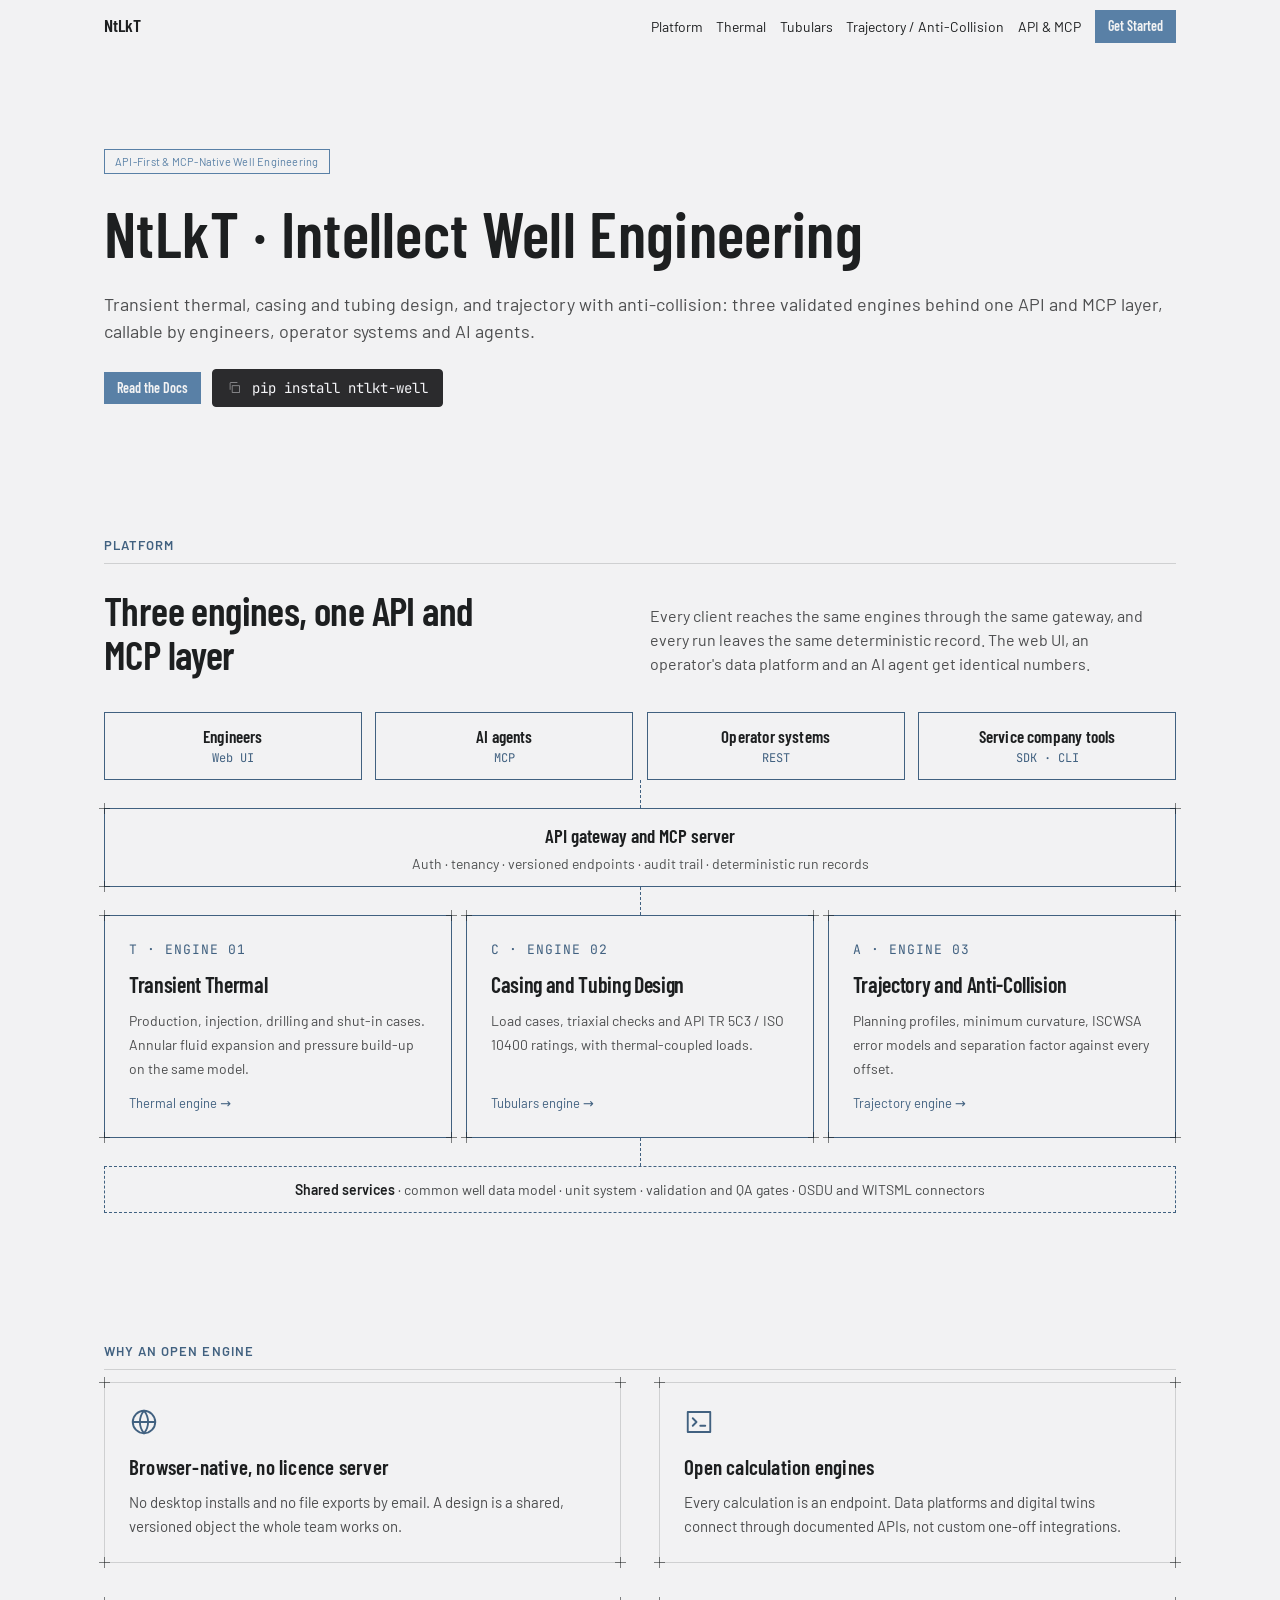
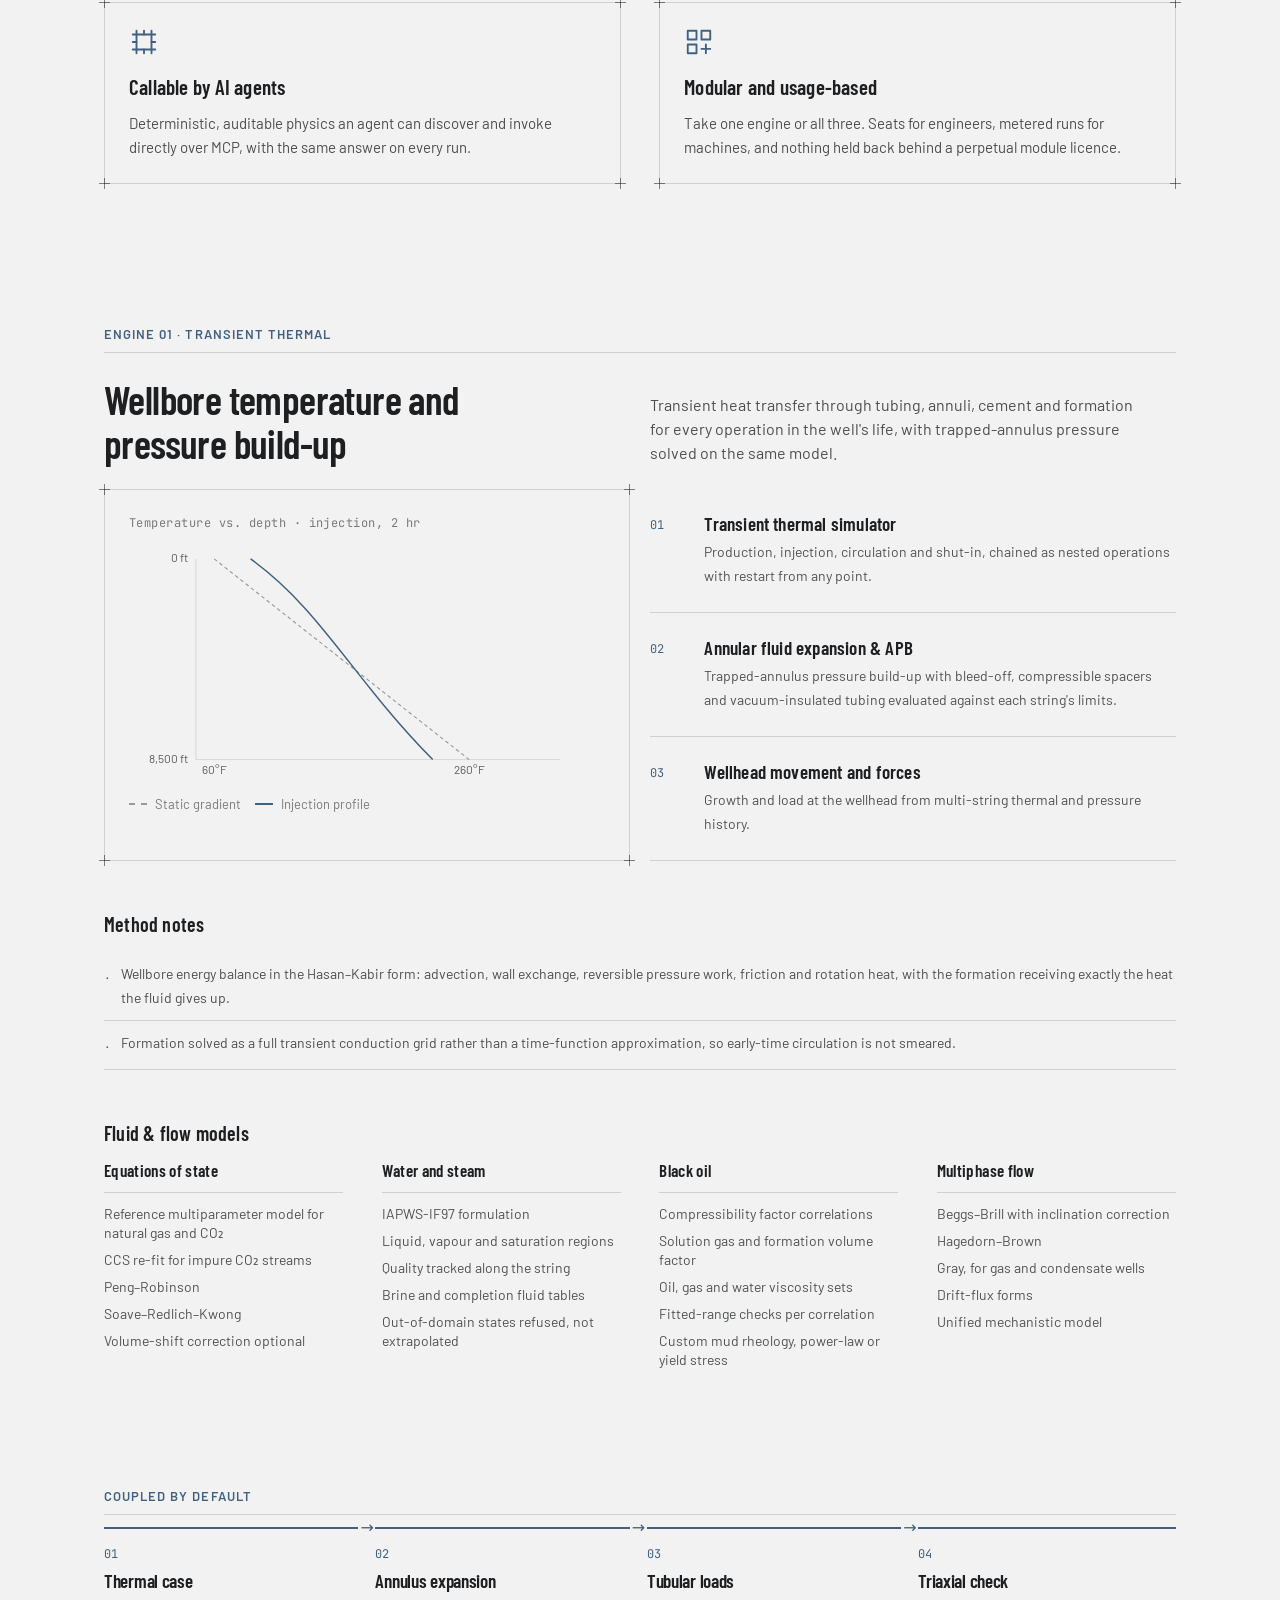
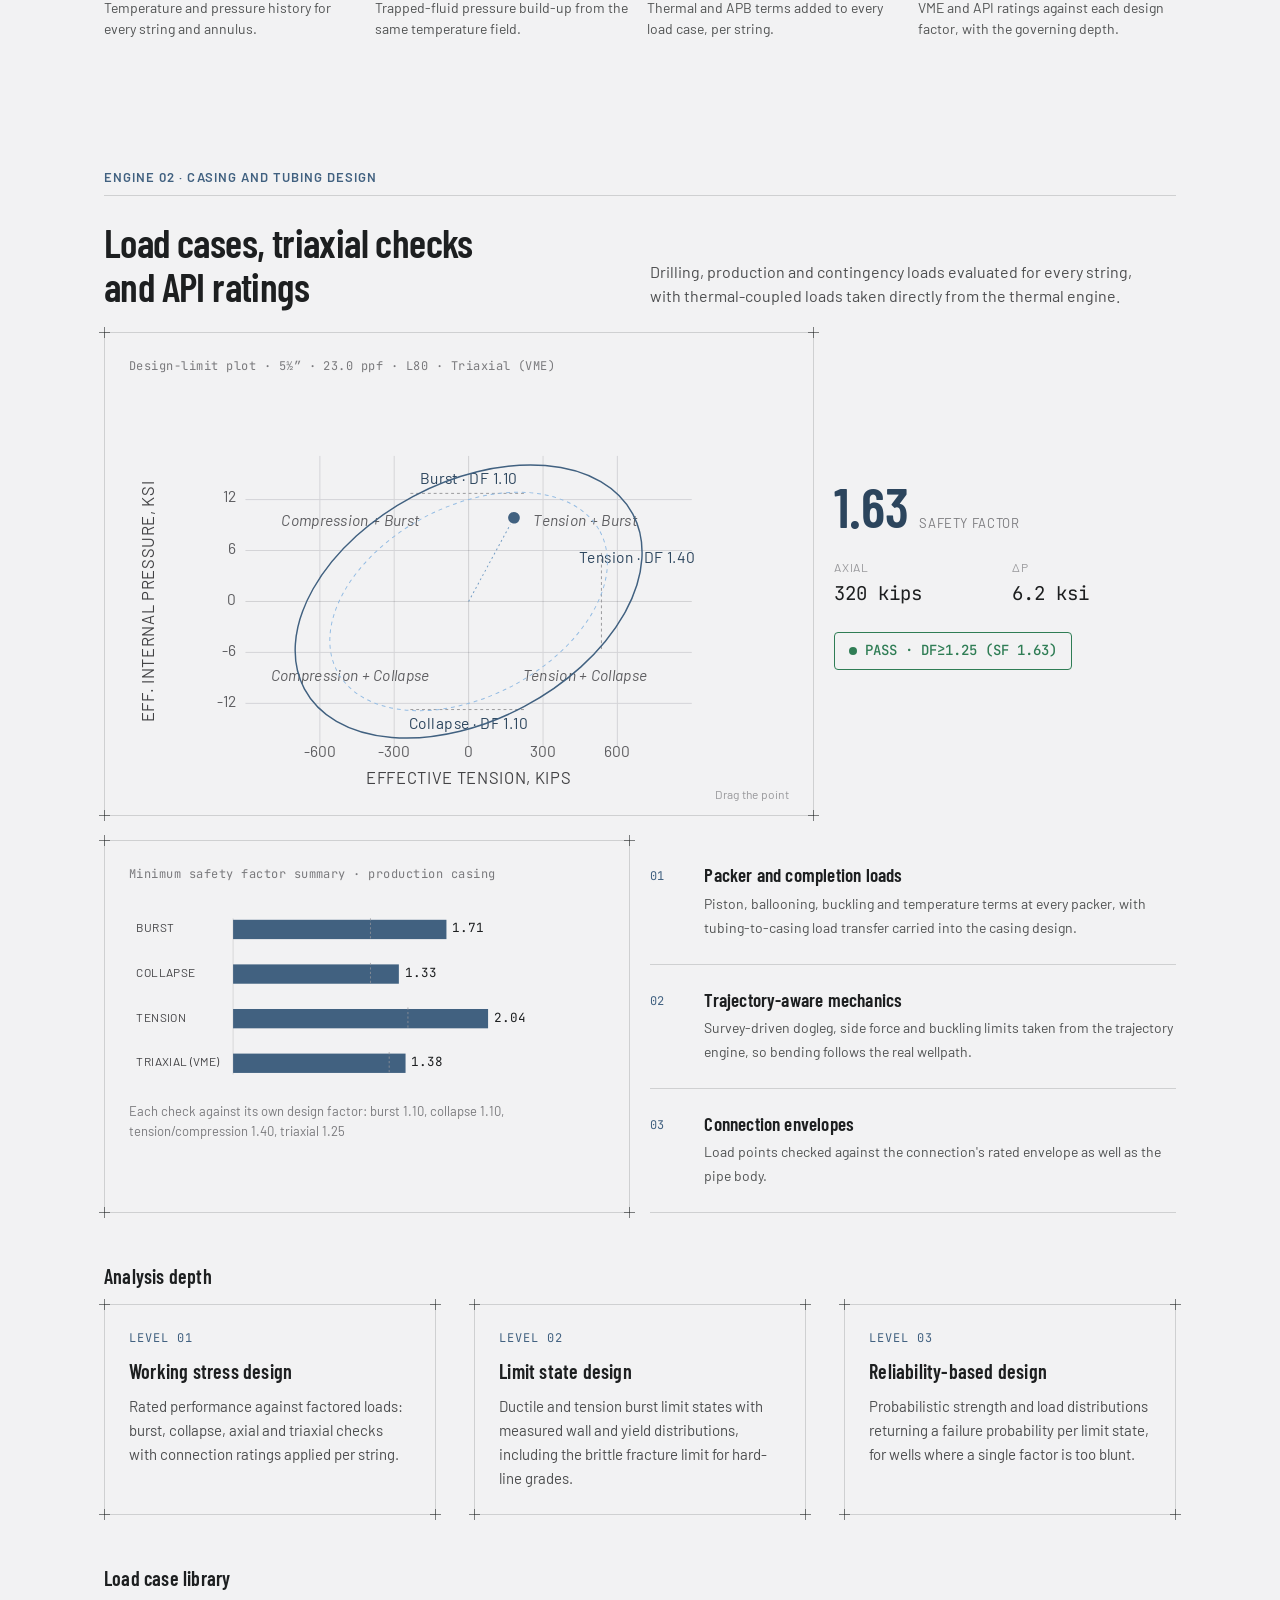
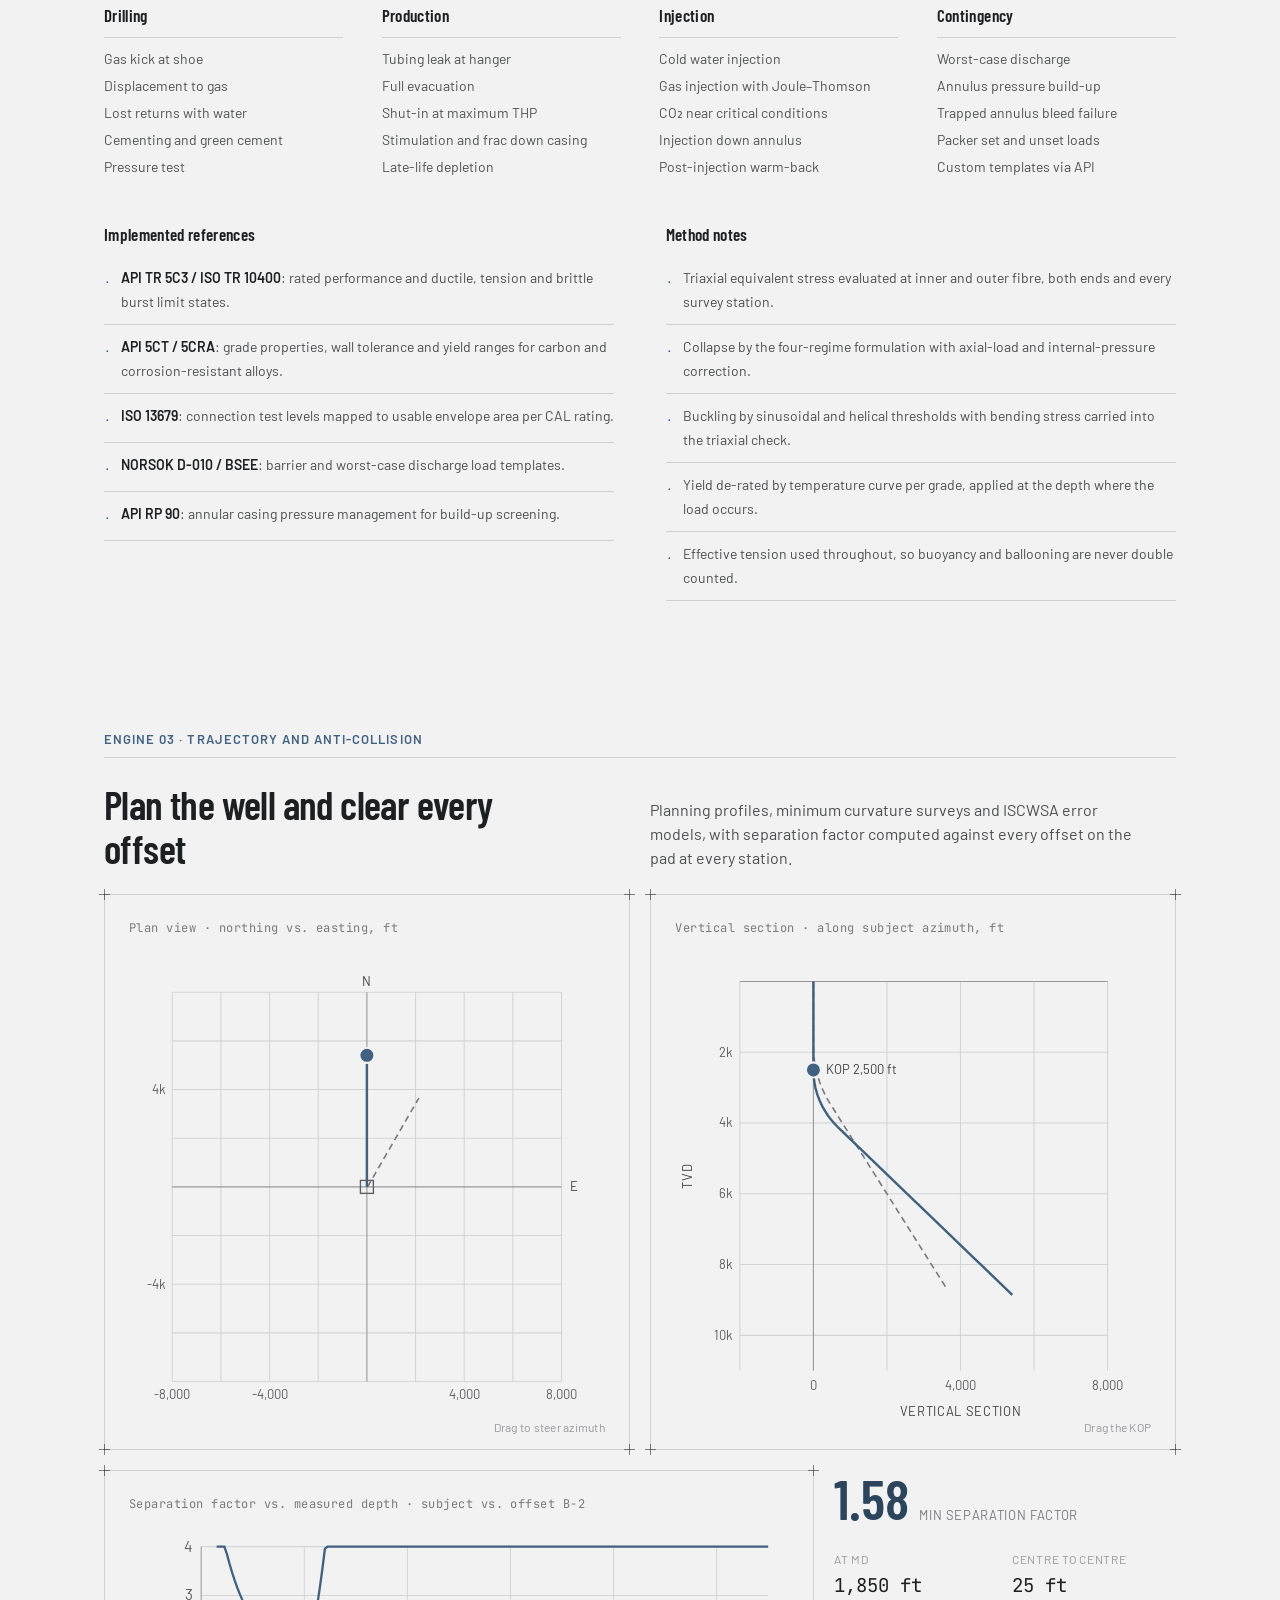
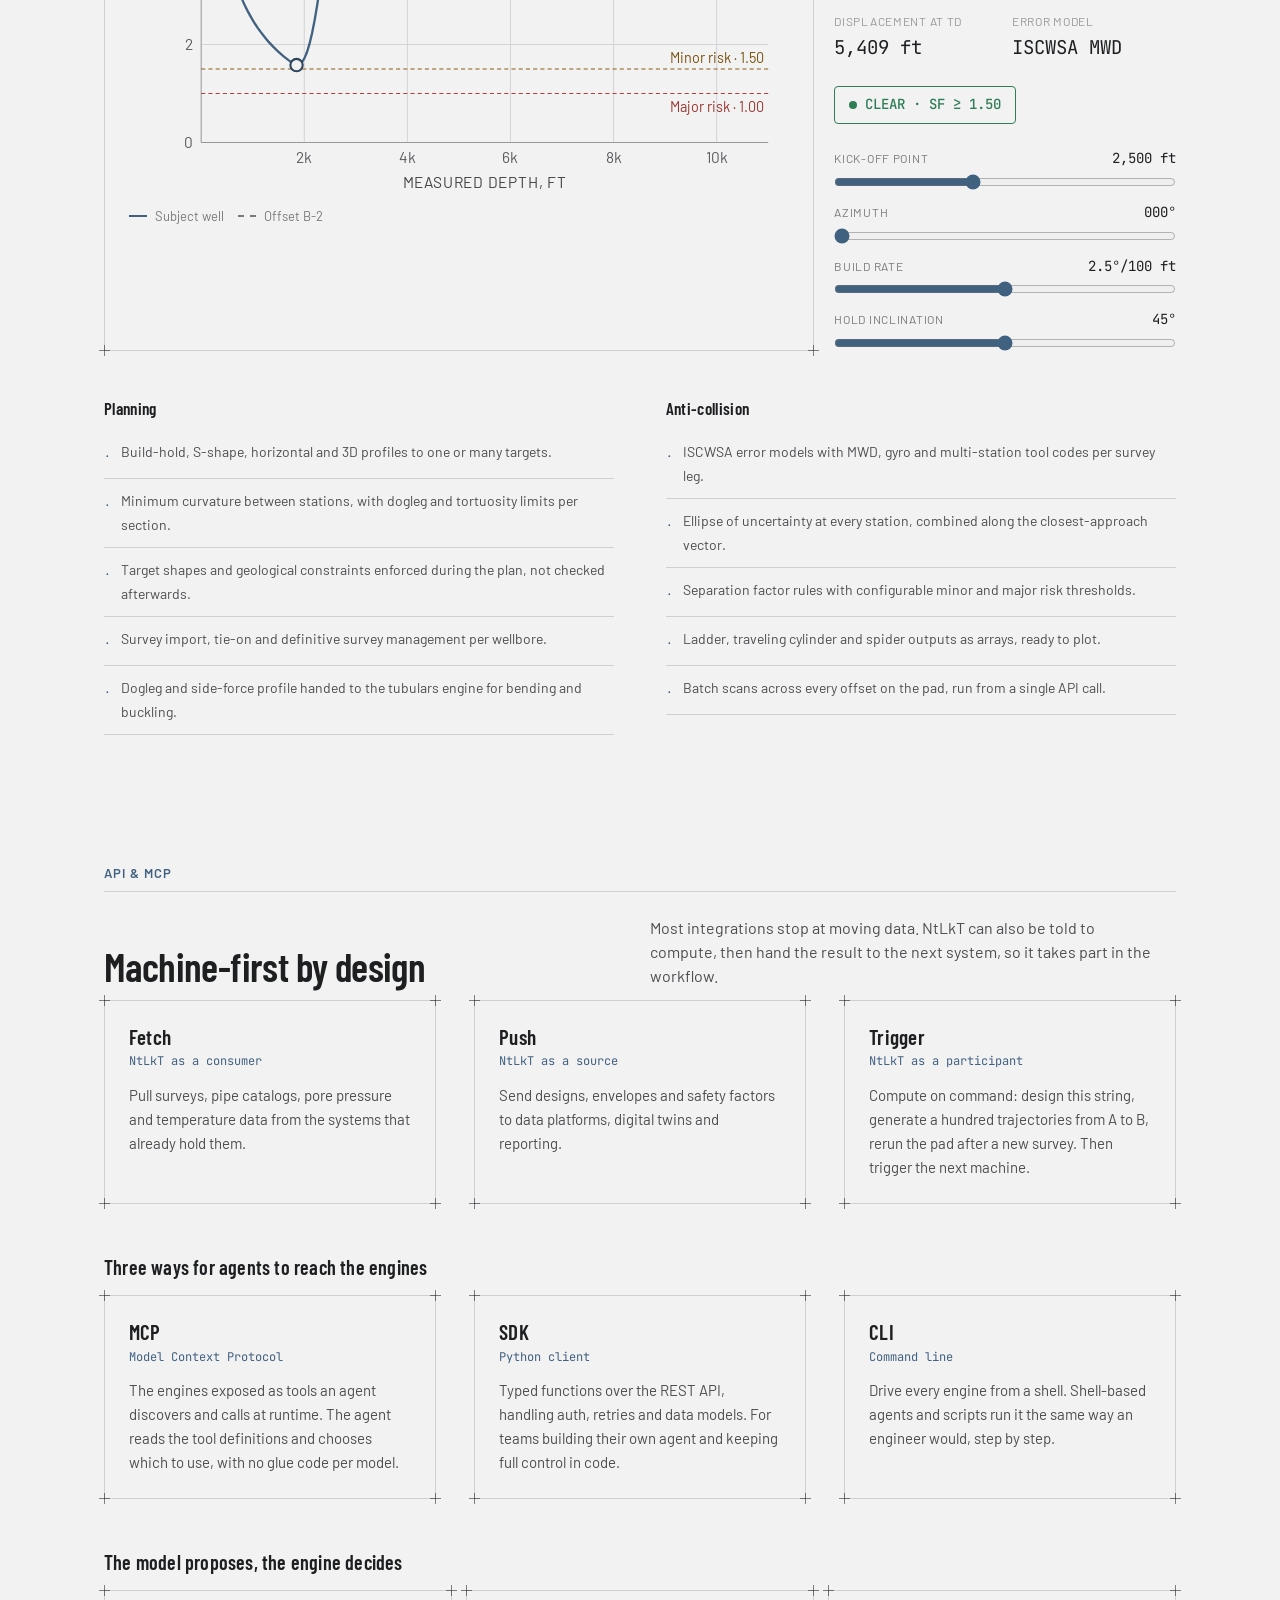
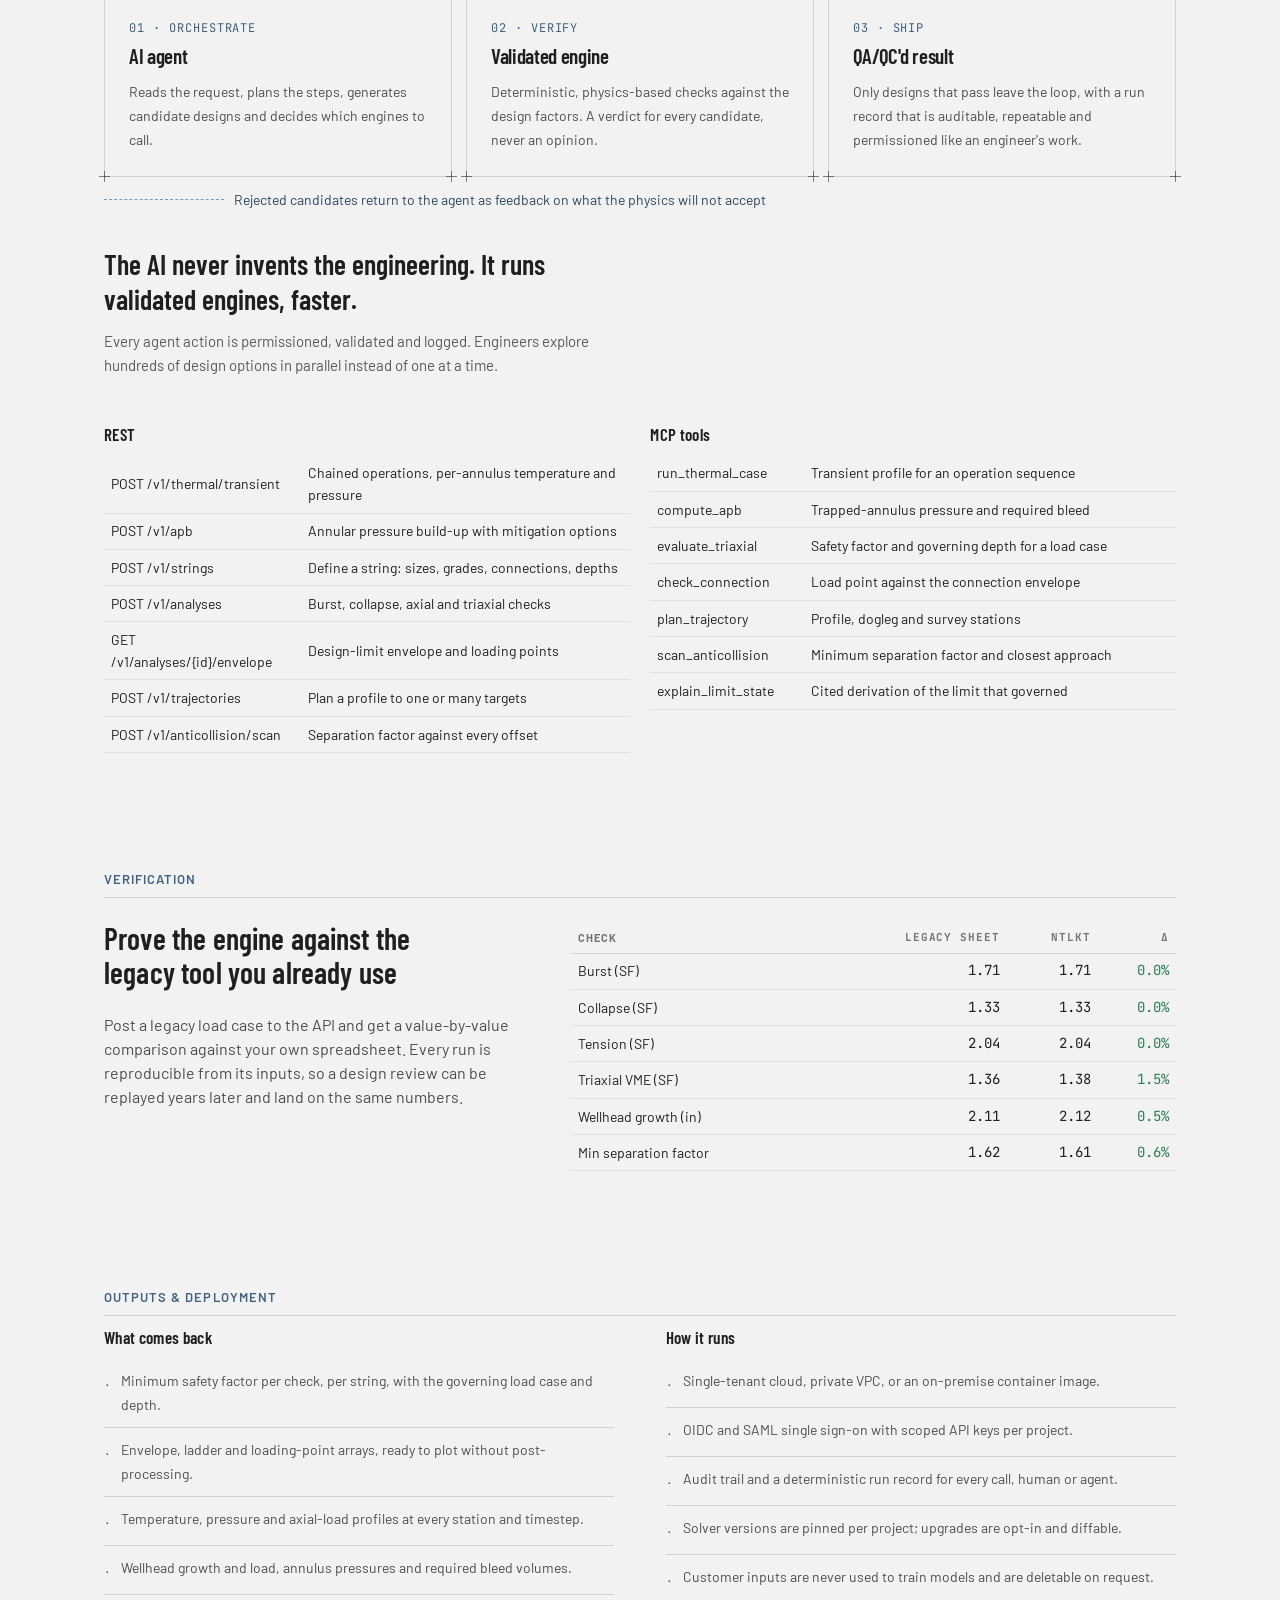
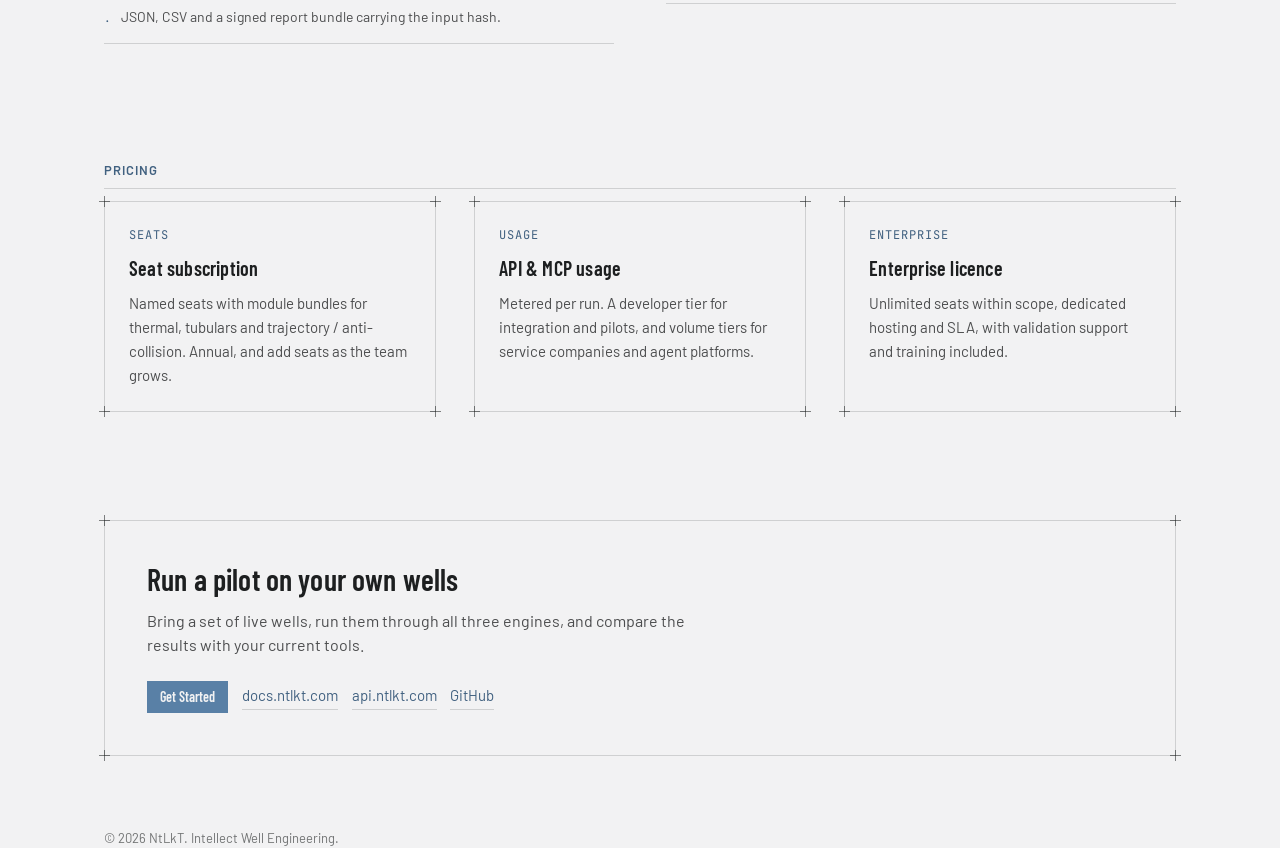
<file: index.html>
<!doctype html>
<html lang="en">
<head>
<meta charset="utf-8">
<meta name="viewport" content="width=device-width, initial-scale=1">
<title>NtLkT · Intellect Well Engineering</title>
<meta name="description" content="Transient thermal, casing and tubing design, and trajectory with anti-collision behind one API and MCP layer.">
<link rel="stylesheet" href="assets/base.css">
<link rel="stylesheet" href="https://fonts.googleapis.com/css2?family=JetBrains+Mono:wght@400;500;600&display=swap">
<link rel="stylesheet" href="assets/ntlkt.css">
</head>
<body>
<nav class="nav">
<span class="nav-brand">NtLkT</span>
<a href="#platform">Platform</a>
<a href="#thermal">Thermal</a>
<a href="#tubulars">Tubulars</a>
<a href="#trajectory">Trajectory / Anti-Collision</a>
<a href="#api">API &amp; MCP</a>
<a class="btn btn-primary" href="mailto:info@ntlkt.com">Get Started</a>
</nav>
<div class="wrap">

<section class="hero" data-screen-label="Hero">
<span class="tag tag-outline eyebrow">API-First &amp; MCP-Native Well Engineering</span>
<h1>NtLkT · Intellect Well Engineering</h1>
<p class="sub">Transient thermal, casing and tubing design, and trajectory with anti-collision: three validated engines behind one API and MCP layer, callable by engineers, operator systems and AI agents.</p>
<div class="row">
<a class="btn btn-primary" href="mailto:info@ntlkt.com">Read the Docs</a>
<button type="button" class="code-chip" id="pipInstall">
<svg viewBox="0 0 24 24" fill="none" stroke="currentColor" stroke-linecap="round" stroke-linejoin="round"><rect x="9" y="9" width="11" height="11"></rect><path d="M5 15V5a1 1 0 0 1 1-1h10"></path></svg>
<span class="txt">pip install ntlkt-well</span>
</button>
</div>
</section>

<section class="sec" id="platform" data-screen-label="Platform">
<span class="kicker">Platform</span>
<hr class="caption-rule">
<div class="eng-head">
<h2>Three engines, one API and MCP layer</h2>
<p>Every client reaches the same engines through the same gateway, and every run leaves the same deterministic record. The web UI, an operator's data platform and an AI agent get identical numbers.</p>
</div>
<div class="arch">
<div class="arch-row">
<div class="arch-node"><b>Engineers</b><span>Web UI</span></div>
<div class="arch-node"><b>AI agents</b><span>MCP</span></div>
<div class="arch-node"><b>Operator systems</b><span>REST</span></div>
<div class="arch-node"><b>Service company tools</b><span>SDK · CLI</span></div>
</div>
<div class="arch-link"></div>
<div class="arch-bar blueprint">
<i class="corner tl"></i><i class="corner tr"></i><i class="corner bl"></i><i class="corner br"></i>
<b>API gateway and MCP server</b>
<small>Auth · tenancy · versioned endpoints · audit trail · deterministic run records</small>
</div>
<div class="arch-link"></div>
<div class="arch-engines">
<a class="arch-engine blueprint" href="#thermal">
<i class="corner tl"></i><i class="corner tr"></i><i class="corner bl"></i><i class="corner br"></i>
<span class="letter">T · ENGINE 01</span>
<h3>Transient Thermal</h3>
<p>Production, injection, drilling and shut-in cases. Annular fluid expansion and pressure build-up on the same model.</p>
<span class="more">Thermal engine →</span>
</a>
<a class="arch-engine blueprint" href="#tubulars">
<i class="corner tl"></i><i class="corner tr"></i><i class="corner bl"></i><i class="corner br"></i>
<span class="letter">C · ENGINE 02</span>
<h3>Casing and Tubing Design</h3>
<p>Load cases, triaxial checks and API TR 5C3 / ISO 10400 ratings, with thermal-coupled loads.</p>
<span class="more">Tubulars engine →</span>
</a>
<a class="arch-engine blueprint" href="#trajectory">
<i class="corner tl"></i><i class="corner tr"></i><i class="corner bl"></i><i class="corner br"></i>
<span class="letter">A · ENGINE 03</span>
<h3>Trajectory and Anti-Collision</h3>
<p>Planning profiles, minimum curvature, ISCWSA error models and separation factor against every offset.</p>
<span class="more">Trajectory engine →</span>
</a>
</div>
<div class="arch-link"></div>
<div class="arch-shared"><b>Shared services</b> · common well data model · unit system · validation and QA gates · OSDU and WITSML connectors</div>
</div>
</section>

<section class="features" id="why" data-screen-label="Why">
<span class="kicker">Why an Open Engine</span>
<hr class="caption-rule">
<div class="cells">
<div class="cell-frame blueprint">
<i class="corner tl"></i><i class="corner tr"></i><i class="corner bl"></i><i class="corner br"></i>
<svg class="ic" viewBox="0 0 24 24" fill="none" stroke="currentColor" stroke-width="1.5" stroke-linecap="round" stroke-linejoin="round"><circle cx="12" cy="12" r="9"></circle><path d="M3 12h18M12 3a14 14 0 0 1 0 18M12 3a14 14 0 0 0 0 18"></path></svg>
<h2>Browser-native, no licence server</h2>
<p>No desktop installs and no file exports by email. A design is a shared, versioned object the whole team works on.</p>
</div>
<div class="cell-frame blueprint">
<i class="corner tl"></i><i class="corner tr"></i><i class="corner bl"></i><i class="corner br"></i>
<svg class="ic" viewBox="0 0 24 24" fill="none" stroke="currentColor" stroke-width="1.5" stroke-linecap="round" stroke-linejoin="round"><rect x="3" y="4" width="18" height="16"></rect><path d="M7 9l3 3-3 3"></path><path d="M13 15h4"></path></svg>
<h2>Open calculation engines</h2>
<p>Every calculation is an endpoint. Data platforms and digital twins connect through documented APIs, not custom one-off integrations.</p>
</div>
<div class="cell-frame blueprint">
<i class="corner tl"></i><i class="corner tr"></i><i class="corner bl"></i><i class="corner br"></i>
<svg class="ic" viewBox="0 0 24 24" fill="none" stroke="currentColor" stroke-width="1.5" stroke-linecap="round" stroke-linejoin="round"><rect x="6" y="6" width="12" height="12"></rect><path d="M6 3v3M12 3v3M18 3v3M6 18v3M12 18v3M18 18v3M3 6h3M3 12h3M3 18h3M18 6h3M18 12h3M18 18h3"></path></svg>
<h2>Callable by AI agents</h2>
<p>Deterministic, auditable physics an agent can discover and invoke directly over MCP, with the same answer on every run.</p>
</div>
<div class="cell-frame blueprint">
<i class="corner tl"></i><i class="corner tr"></i><i class="corner bl"></i><i class="corner br"></i>
<svg class="ic" viewBox="0 0 24 24" fill="none" stroke="currentColor" stroke-width="1.5" stroke-linecap="round" stroke-linejoin="round"><rect x="3" y="3" width="7" height="7"></rect><rect x="14" y="3" width="7" height="7"></rect><rect x="3" y="14" width="7" height="7"></rect><path d="M14 17.5h7M17.5 14v7"></path></svg>
<h2>Modular and usage-based</h2>
<p>Take one engine or all three. Seats for engineers, metered runs for machines, and nothing held back behind a perpetual module licence.</p>
</div>
</div>
</section>

<section class="sec engine-divider" id="thermal" data-screen-label="Thermal">
<span class="kicker">Engine 01 · Transient Thermal</span>
<hr class="caption-rule">
<div class="eng-head">
<h2>Wellbore temperature and pressure build-up</h2>
<p>Transient heat transfer through tubing, annuli, cement and formation for every operation in the well's life, with trapped-annulus pressure solved on the same model.</p>
</div>
<div class="charts-grid">
<div class="chart-card blueprint">
<i class="corner tl"></i><i class="corner tr"></i><i class="corner bl"></i><i class="corner br"></i>
<div class="chart-head">Temperature vs. depth · injection, 2 hr</div>
<svg viewBox="0 0 640 320" xmlns="http://www.w3.org/2000/svg">
<line class="axis" x1="90" y1="20" x2="90" y2="290"></line>
<line class="axis" x1="90" y1="290" x2="580" y2="290"></line>
<path class="therm-static" d="M114.5,20 L457.5,290"></path>
<path class="therm-dyn" d="M163.5,20 C260,90 300,180 408.5,290"></path>
<text class="axis-label" x="80" y="24" text-anchor="end">0 ft</text>
<text class="axis-label" x="80" y="294" text-anchor="end">8,500 ft</text>
<text class="axis-label" x="114.5" y="310" text-anchor="middle">60°F</text>
<text class="axis-label" x="457.5" y="310" text-anchor="middle">260°F</text>
</svg>
<div class="legend">
<span class="legend-item"><i class="legend-swatch swatch-static"></i>Static gradient</span>
<span class="legend-item"><i class="legend-swatch swatch-dyn"></i>Injection profile</span>
</div>
</div>
<div class="spec-list" style="grid-template-columns:1fr;margin-top:0">
<div class="spec-row"><span class="idx">01</span><div><h3>Transient thermal simulator</h3><p>Production, injection, circulation and shut-in, chained as nested operations with restart from any point.</p></div></div>
<div class="spec-row"><span class="idx">02</span><div><h3>Annular fluid expansion &amp; APB</h3><p>Trapped-annulus pressure build-up with bleed-off, compressible spacers and vacuum-insulated tubing evaluated against each string's limits.</p></div></div>
<div class="spec-row"><span class="idx">03</span><div><h3>Wellhead movement and forces</h3><p>Growth and load at the wellhead from multi-string thermal and pressure history.</p></div></div>
</div>
</div>
<span class="sub-kicker">Method notes</span>
<ul class="bullets">
<li><span class="mk">·</span><span>Wellbore energy balance in the Hasan–Kabir form: advection, wall exchange, reversible pressure work, friction and rotation heat, with the formation receiving exactly the heat the fluid gives up.</span></li>
<li><span class="mk">·</span><span>Formation solved as a full transient conduction grid rather than a time-function approximation, so early-time circulation is not smeared.</span></li>
</ul>
<span class="sub-kicker">Fluid &amp; flow models</span>
<div class="case-cols">
<div class="case-col"><h3>Equations of state</h3><ul><li>Reference multiparameter model for natural gas and CO₂</li><li>CCS re-fit for impure CO₂ streams</li><li>Peng–Robinson</li><li>Soave–Redlich–Kwong</li><li>Volume-shift correction optional</li></ul></div>
<div class="case-col"><h3>Water and steam</h3><ul><li>IAPWS-IF97 formulation</li><li>Liquid, vapour and saturation regions</li><li>Quality tracked along the string</li><li>Brine and completion fluid tables</li><li>Out-of-domain states refused, not extrapolated</li></ul></div>
<div class="case-col"><h3>Black oil</h3><ul><li>Compressibility factor correlations</li><li>Solution gas and formation volume factor</li><li>Oil, gas and water viscosity sets</li><li>Fitted-range checks per correlation</li><li>Custom mud rheology, power-law or yield stress</li></ul></div>
<div class="case-col"><h3>Multiphase flow</h3><ul><li>Beggs–Brill with inclination correction</li><li>Hagedorn–Brown</li><li>Gray, for gas and condensate wells</li><li>Drift-flux forms</li><li>Unified mechanistic model</li></ul></div>
</div>
</section>

<section class="sec" data-screen-label="Coupling">
<span class="kicker">Coupled by Default</span>
<hr class="caption-rule">
<div class="chain">
<div class="chain-step"><span class="n">01</span><h3>Thermal case</h3><p>Temperature and pressure history for every string and annulus.</p></div>
<div class="chain-step"><span class="n">02</span><h3>Annulus expansion</h3><p>Trapped-fluid pressure build-up from the same temperature field.</p></div>
<div class="chain-step"><span class="n">03</span><h3>Tubular loads</h3><p>Thermal and APB terms added to every load case, per string.</p></div>
<div class="chain-step"><span class="n">04</span><h3>Triaxial check</h3><p>VME and API ratings against each design factor, with the governing depth.</p></div>
</div>
</section>

<section class="sec engine-divider" id="tubulars" data-screen-label="Tubulars">
<span class="kicker">Engine 02 · Casing and Tubing Design</span>
<hr class="caption-rule">
<div class="eng-head">
<h2>Load cases, triaxial checks and API ratings</h2>
<p>Drilling, production and contingency loads evaluated for every string, with thermal-coupled loads taken directly from the thermal engine.</p>
</div>
<div class="vme-grid">
<div class="vme-plot blueprint">
<i class="corner tl"></i><i class="corner tr"></i><i class="corner bl"></i><i class="corner br"></i>
<div class="vme-plot-head">Design-limit plot · 5½″ · 23.0 ppf · L80 · Triaxial (VME)</div>
<svg id="vmeSvg" viewBox="0 0 680 420" xmlns="http://www.w3.org/2000/svg">
<line class="grid" x1="196.7" y1="70" x2="196.7" y2="370"></line>
<line class="grid" x1="273.3" y1="70" x2="273.3" y2="370"></line>
<line class="grid" x1="426.7" y1="70" x2="426.7" y2="370"></line>
<line class="grid" x1="503.3" y1="70" x2="503.3" y2="370"></line>
<line class="grid" x1="120" y1="115" x2="580" y2="115"></line>
<line class="grid" x1="120" y1="167.5" x2="580" y2="167.5"></line>
<line class="grid" x1="120" y1="272.5" x2="580" y2="272.5"></line>
<line class="grid" x1="120" y1="325" x2="580" y2="325"></line>
<line class="axis" x1="120" y1="220" x2="580" y2="220"></line>
<line class="axis" x1="350" y1="70" x2="350" y2="370"></line>
<text class="tick-label" x="110" y="118" text-anchor="end">12</text>
<text class="tick-label" x="110" y="171" text-anchor="end">6</text>
<text class="tick-label" x="110" y="224" text-anchor="end">0</text>
<text class="tick-label" x="110" y="276" text-anchor="end">-6</text>
<text class="tick-label" x="110" y="329" text-anchor="end">-12</text>
<text class="tick-label" x="196.7" y="380" text-anchor="middle">-600</text>
<text class="tick-label" x="273.3" y="380" text-anchor="middle">-300</text>
<text class="tick-label" x="350" y="380" text-anchor="middle">0</text>
<text class="tick-label" x="426.7" y="380" text-anchor="middle">300</text>
<text class="tick-label" x="503.3" y="380" text-anchor="middle">600</text>
<text class="axis-title" x="350" y="408" text-anchor="middle">Effective tension, kips</text>
<text class="axis-title" x="26" y="220" text-anchor="middle" transform="rotate(-90 26 220)">Eff. internal pressure, ksi</text>
<text class="quad-label" x="228" y="142" text-anchor="middle">Compression + Burst</text>
<text class="quad-label" x="470" y="142" text-anchor="middle">Tension + Burst</text>
<text class="quad-label" x="228" y="302" text-anchor="middle">Compression + Collapse</text>
<text class="quad-label" x="470" y="302" text-anchor="middle">Tension + Collapse</text>
<line class="dflimit" x1="290" y1="108.6" x2="410" y2="108.6"></line>
<text class="dflabel" x="350" y="99" text-anchor="middle">Burst · DF 1.10</text>
<line class="dflimit" x1="290" y1="331.4" x2="410" y2="331.4"></line>
<text class="dflabel" x="350" y="351" text-anchor="middle">Collapse · DF 1.10</text>
<line class="dflimit" x1="486.9" y1="170" x2="486.9" y2="270"></line>
<text class="dflabel" x="524" y="180" text-anchor="middle">Tension · DF 1.40</text>
<g transform="rotate(-28 350 220)">
<ellipse class="env-inner" cx="350" cy="220" rx="153.4" ry="98"></ellipse>
<ellipse class="env-outer" cx="350" cy="220" rx="191.7" ry="122.5"></ellipse>
<line id="vmeRadial" class="radial" x1="350" y1="220" x2="350" y2="220"></line>
<circle id="vmePoint" class="pt" cx="350" cy="220" r="7"></circle>
</g>
</svg>
<span class="vme-hint">Drag the point</span>
</div>
<div class="vme-readout">
<div class="sf-value"><span id="sfNum">1.62</span><small>Safety factor</small></div>
<dl>
<div><dt>Axial</dt><dd id="axVal">320 kips</dd></div>
<div><dt>ΔP</dt><dd id="dpVal">6.2 ksi</dd></div>
</dl>
<span class="status-badge" id="sfBadge"><span class="dot"></span>PASS · DF≥1.25</span>
</div>
</div>
<div class="charts-grid">
<div class="chart-card blueprint">
<i class="corner tl"></i><i class="corner tr"></i><i class="corner bl"></i><i class="corner br"></i>
<div class="chart-head">Minimum safety factor summary · production casing</div>
<svg viewBox="0 0 640 260" xmlns="http://www.w3.org/2000/svg">
<line class="axis" x1="140" y1="30" x2="140" y2="240"></line>
<text class="cat-label" x="10" y="49">BURST</text>
<rect class="bar-pass" x="140" y="32" width="287" height="26"></rect>
<line class="thresh" x1="324.8" y1="30" x2="324.8" y2="60"></line>
<text class="value-label" x="435" y="49">1.71</text>
<text class="cat-label" x="10" y="109">COLLAPSE</text>
<rect class="bar-pass" x="140" y="92" width="223" height="26"></rect>
<line class="thresh" x1="324.8" y1="90" x2="324.8" y2="120"></line>
<text class="value-label" x="371" y="109">1.33</text>
<text class="cat-label" x="10" y="169">TENSION</text>
<rect class="bar-pass" x="140" y="152" width="343" height="26"></rect>
<line class="thresh" x1="375.2" y1="150" x2="375.2" y2="180"></line>
<text class="value-label" x="491" y="169">2.04</text>
<text class="cat-label" x="10" y="229">TRIAXIAL (VME)</text>
<rect class="bar-pass" x="140" y="212" width="232" height="26"></rect>
<line class="thresh" x1="350" y1="210" x2="350" y2="240"></line>
<text class="value-label" x="380" y="229">1.38</text>
</svg>
<span class="chart-cap">Each check against its own design factor: burst 1.10, collapse 1.10, tension/compression 1.40, triaxial 1.25</span>
</div>
<div class="spec-list" style="grid-template-columns:1fr;margin-top:0">
<div class="spec-row"><span class="idx">01</span><div><h3>Packer and completion loads</h3><p>Piston, ballooning, buckling and temperature terms at every packer, with tubing-to-casing load transfer carried into the casing design.</p></div></div>
<div class="spec-row"><span class="idx">02</span><div><h3>Trajectory-aware mechanics</h3><p>Survey-driven dogleg, side force and buckling limits taken from the trajectory engine, so bending follows the real wellpath.</p></div></div>
<div class="spec-row"><span class="idx">03</span><div><h3>Connection envelopes</h3><p>Load points checked against the connection's rated envelope as well as the pipe body.</p></div></div>
</div>
</div>
<span class="sub-kicker">Analysis depth</span>
<div class="levels-grid">
<div class="level blueprint"><i class="corner tl"></i><i class="corner tr"></i><i class="corner bl"></i><i class="corner br"></i><span class="num">LEVEL 01</span><h3>Working stress design</h3><p>Rated performance against factored loads: burst, collapse, axial and triaxial checks with connection ratings applied per string.</p></div>
<div class="level blueprint"><i class="corner tl"></i><i class="corner tr"></i><i class="corner bl"></i><i class="corner br"></i><span class="num">LEVEL 02</span><h3>Limit state design</h3><p>Ductile and tension burst limit states with measured wall and yield distributions, including the brittle fracture limit for hard-line grades.</p></div>
<div class="level blueprint"><i class="corner tl"></i><i class="corner tr"></i><i class="corner bl"></i><i class="corner br"></i><span class="num">LEVEL 03</span><h3>Reliability-based design</h3><p>Probabilistic strength and load distributions returning a failure probability per limit state, for wells where a single factor is too blunt.</p></div>
</div>
<span class="sub-kicker">Load case library</span>
<div class="case-cols">
<div class="case-col"><h3>Drilling</h3><ul><li>Gas kick at shoe</li><li>Displacement to gas</li><li>Lost returns with water</li><li>Cementing and green cement</li><li>Pressure test</li></ul></div>
<div class="case-col"><h3>Production</h3><ul><li>Tubing leak at hanger</li><li>Full evacuation</li><li>Shut-in at maximum THP</li><li>Stimulation and frac down casing</li><li>Late-life depletion</li></ul></div>
<div class="case-col"><h3>Injection</h3><ul><li>Cold water injection</li><li>Gas injection with Joule–Thomson</li><li>CO₂ near critical conditions</li><li>Injection down annulus</li><li>Post-injection warm-back</li></ul></div>
<div class="case-col"><h3>Contingency</h3><ul><li>Worst-case discharge</li><li>Annulus pressure build-up</li><li>Trapped annulus bleed failure</li><li>Packer set and unset loads</li><li>Custom templates via API</li></ul></div>
</div>
<div class="two-col" style="margin-top:calc(2 * var(--leading))">
<div>
<h3 class="col-head">Implemented references</h3>
<ul class="bullets">
<li><span class="mk">·</span><span><strong>API TR 5C3 / ISO TR 10400</strong>: rated performance and ductile, tension and brittle burst limit states.</span></li>
<li><span class="mk">·</span><span><strong>API 5CT / 5CRA</strong>: grade properties, wall tolerance and yield ranges for carbon and corrosion-resistant alloys.</span></li>
<li><span class="mk">·</span><span><strong>ISO 13679</strong>: connection test levels mapped to usable envelope area per CAL rating.</span></li>
<li><span class="mk">·</span><span><strong>NORSOK D-010 / BSEE</strong>: barrier and worst-case discharge load templates.</span></li>
<li><span class="mk">·</span><span><strong>API RP 90</strong>: annular casing pressure management for build-up screening.</span></li>
</ul>
</div>
<div>
<h3 class="col-head">Method notes</h3>
<ul class="bullets">
<li><span class="mk">·</span><span>Triaxial equivalent stress evaluated at inner and outer fibre, both ends and every survey station.</span></li>
<li><span class="mk">·</span><span>Collapse by the four-regime formulation with axial-load and internal-pressure correction.</span></li>
<li><span class="mk">·</span><span>Buckling by sinusoidal and helical thresholds with bending stress carried into the triaxial check.</span></li>
<li><span class="mk">·</span><span>Yield de-rated by temperature curve per grade, applied at the depth where the load occurs.</span></li>
<li><span class="mk">·</span><span>Effective tension used throughout, so buoyancy and ballooning are never double counted.</span></li>
</ul>
</div>
</div>
</section>

<section class="sec engine-divider" id="trajectory" data-screen-label="Trajectory">
<span class="kicker">Engine 03 · Trajectory and Anti-Collision</span>
<hr class="caption-rule">
<div class="eng-head">
<h2>Plan the well and clear every offset</h2>
<p>Planning profiles, minimum curvature surveys and ISCWSA error models, with separation factor computed against every offset on the pad at every station.</p>
</div>
<div class="traj-grid">
<div class="traj-card blueprint">
<i class="corner tl"></i><i class="corner tr"></i><i class="corner bl"></i><i class="corner br"></i>
<div class="chart-head">Plan view · northing vs. easting, ft</div>
<svg id="planSvg" viewBox="0 0 440 440" xmlns="http://www.w3.org/2000/svg">
<line class="t-grid" x1="40" y1="40" x2="40" y2="400"></line><line class="t-grid" x1="85" y1="40" x2="85" y2="400"></line><line class="t-grid" x1="130" y1="40" x2="130" y2="400"></line><line class="t-grid" x1="175" y1="40" x2="175" y2="400"></line><line class="t-grid" x1="265" y1="40" x2="265" y2="400"></line><line class="t-grid" x1="310" y1="40" x2="310" y2="400"></line><line class="t-grid" x1="355" y1="40" x2="355" y2="400"></line><line class="t-grid" x1="400" y1="40" x2="400" y2="400"></line>
<line class="t-grid" x1="40" y1="40" x2="400" y2="40"></line><line class="t-grid" x1="40" y1="85" x2="400" y2="85"></line><line class="t-grid" x1="40" y1="130" x2="400" y2="130"></line><line class="t-grid" x1="40" y1="175" x2="400" y2="175"></line><line class="t-grid" x1="40" y1="265" x2="400" y2="265"></line><line class="t-grid" x1="40" y1="310" x2="400" y2="310"></line><line class="t-grid" x1="40" y1="355" x2="400" y2="355"></line><line class="t-grid" x1="40" y1="400" x2="400" y2="400"></line>
<line class="t-axis" x1="220" y1="40" x2="220" y2="400"></line><line class="t-axis" x1="40" y1="220" x2="400" y2="220"></line>
<text class="t-tick" x="130" y="416" text-anchor="middle">-4,000</text><text class="t-tick" x="310" y="416" text-anchor="middle">4,000</text><text class="t-tick" x="40" y="416" text-anchor="middle">-8,000</text><text class="t-tick" x="400" y="416" text-anchor="middle">8,000</text>
<text class="t-tick" x="34" y="134" text-anchor="end">4k</text><text class="t-tick" x="34" y="314" text-anchor="end">-4k</text>
<text class="t-title" x="220" y="34" text-anchor="middle">N</text><text class="t-title" x="408" y="224">E</text>
<path id="planOff" class="t-off" d=""></path>
<path id="planSubj" class="t-subj" d=""></path>
<rect class="t-pad" x="214" y="214" width="12" height="12"></rect>
<circle id="planHandle" class="t-handle" cx="220" cy="220" r="7"></circle>
</svg>
<span class="vme-hint">Drag to steer azimuth</span>
</div>
<div class="traj-card blueprint">
<i class="corner tl"></i><i class="corner tr"></i><i class="corner bl"></i><i class="corner br"></i>
<div class="chart-head">Vertical section · along subject azimuth, ft</div>
<svg id="vsSvg" viewBox="0 0 440 440" xmlns="http://www.w3.org/2000/svg">
<line class="t-grid" x1="196" y1="30" x2="196" y2="390"></line><line class="t-grid" x1="264" y1="30" x2="264" y2="390"></line><line class="t-grid" x1="332" y1="30" x2="332" y2="390"></line><line class="t-grid" x1="400" y1="30" x2="400" y2="390"></line><line class="t-grid" x1="60" y1="30" x2="60" y2="390"></line>
<line class="t-grid" x1="60" y1="95.5" x2="400" y2="95.5"></line><line class="t-grid" x1="60" y1="160.9" x2="400" y2="160.9"></line><line class="t-grid" x1="60" y1="226.4" x2="400" y2="226.4"></line><line class="t-grid" x1="60" y1="291.8" x2="400" y2="291.8"></line><line class="t-grid" x1="60" y1="357.3" x2="400" y2="357.3"></line>
<line class="t-axis" x1="60" y1="30" x2="400" y2="30"></line><line class="t-axis" x1="128" y1="30" x2="128" y2="390"></line>
<text class="t-tick" x="54" y="99.5" text-anchor="end">2k</text><text class="t-tick" x="54" y="164.9" text-anchor="end">4k</text><text class="t-tick" x="54" y="230.4" text-anchor="end">6k</text><text class="t-tick" x="54" y="295.8" text-anchor="end">8k</text><text class="t-tick" x="54" y="361.3" text-anchor="end">10k</text>
<text class="t-tick" x="128" y="408" text-anchor="middle">0</text><text class="t-tick" x="264" y="408" text-anchor="middle">4,000</text><text class="t-tick" x="400" y="408" text-anchor="middle">8,000</text>
<text class="t-title" x="264" y="432" text-anchor="middle">Vertical section</text>
<text class="t-title" x="16" y="210" text-anchor="middle" transform="rotate(-90 16 210)">TVD</text>
<path id="vsOff" class="t-off" d=""></path>
<path id="vsSubj" class="t-subj" d=""></path>
<text id="vsKopLbl" class="t-lbl" x="140" y="115">KOP</text>
<circle id="vsHandle" class="t-handle" cx="128" cy="111.8" r="7"></circle>
</svg>
<span class="vme-hint">Drag the KOP</span>
</div>
</div>
<div class="traj-bottom">
<div class="traj-card blueprint">
<i class="corner tl"></i><i class="corner tr"></i><i class="corner bl"></i><i class="corner br"></i>
<div class="chart-head">Separation factor vs. measured depth · subject vs. offset B-2</div>
<svg id="sfSvg" viewBox="0 0 640 260" xmlns="http://www.w3.org/2000/svg">
<line class="t-grid" x1="70" y1="20" x2="620" y2="20"></line><line class="t-grid" x1="70" y1="67.5" x2="620" y2="67.5"></line><line class="t-grid" x1="70" y1="115" x2="620" y2="115"></line>
<line class="t-grid" x1="170" y1="20" x2="170" y2="210"></line><line class="t-grid" x1="270" y1="20" x2="270" y2="210"></line><line class="t-grid" x1="370" y1="20" x2="370" y2="210"></line><line class="t-grid" x1="470" y1="20" x2="470" y2="210"></line><line class="t-grid" x1="570" y1="20" x2="570" y2="210"></line>
<line class="t-axis" x1="70" y1="210" x2="620" y2="210"></line><line class="t-axis" x1="70" y1="20" x2="70" y2="210"></line>
<line class="t-lim minor" x1="70" y1="138.75" x2="620" y2="138.75"></line>
<line class="t-lim major" x1="70" y1="162.5" x2="620" y2="162.5"></line>
<text class="t-limlbl minor" x="616" y="133" text-anchor="end">Minor risk · 1.50</text>
<text class="t-limlbl major" x="616" y="180" text-anchor="end">Major risk · 1.00</text>
<text class="t-tick-lg" x="62" y="25" text-anchor="end">4</text><text class="t-tick-lg" x="62" y="72" text-anchor="end">3</text><text class="t-tick-lg" x="62" y="120" text-anchor="end">2</text><text class="t-tick-lg" x="62" y="215" text-anchor="end">0</text>
<text class="t-tick-lg" x="170" y="230" text-anchor="middle">2k</text><text class="t-tick-lg" x="270" y="230" text-anchor="middle">4k</text><text class="t-tick-lg" x="370" y="230" text-anchor="middle">6k</text><text class="t-tick-lg" x="470" y="230" text-anchor="middle">8k</text><text class="t-tick-lg" x="570" y="230" text-anchor="middle">10k</text>
<text class="t-title-lg" x="345" y="254" text-anchor="middle">Measured depth, ft</text>
<path id="sfLine" class="t-sf" d=""></path>
<circle id="sfMin" class="t-min" cx="0" cy="0" r="6"></circle>
</svg>
<div class="traj-legend">
<span class="legend-item"><i class="legend-swatch swatch-subj"></i>Subject well</span>
<span class="legend-item"><i class="legend-swatch swatch-off"></i>Offset B-2</span>
</div>
</div>
<div class="traj-side">
<div class="sf-value"><span id="tSf">1.58</span><small>Min separation factor</small></div>
<div class="vme-readout" style="padding:0;display:block">
<dl>
<div><dt>At MD</dt><dd id="tMd">1,850 ft</dd></div>
<div><dt>Centre to centre</dt><dd id="tCtc">25 ft</dd></div>
<div><dt>Displacement at TD</dt><dd id="tDisp">0 ft</dd></div>
<div><dt>Error model</dt><dd>ISCWSA MWD</dd></div>
</dl>
</div>
<span class="status-badge" id="tBadge"><span class="dot"></span>CLEAR</span>
<div class="ctls">
<div class="ctl"><label for="kopR">Kick-off point</label><output id="kopO"></output><input id="kopR" type="range" min="500" max="5500" step="50"></div>
<div class="ctl"><label for="azR">Azimuth</label><output id="azO"></output><input id="azR" type="range" min="0" max="359" step="1"></div>
<div class="ctl"><label for="burR">Build rate</label><output id="burO"></output><input id="burR" type="range" min="1" max="4" step="0.5"></div>
<div class="ctl"><label for="incR">Hold inclination</label><output id="incO"></output><input id="incR" type="range" min="15" max="75" step="1"></div>
</div>
</div>
</div>
<div class="two-col" style="margin-top:calc(2 * var(--leading))">
<div>
<h3 class="col-head">Planning</h3>
<ul class="bullets">
<li><span class="mk">·</span><span>Build-hold, S-shape, horizontal and 3D profiles to one or many targets.</span></li>
<li><span class="mk">·</span><span>Minimum curvature between stations, with dogleg and tortuosity limits per section.</span></li>
<li><span class="mk">·</span><span>Target shapes and geological constraints enforced during the plan, not checked afterwards.</span></li>
<li><span class="mk">·</span><span>Survey import, tie-on and definitive survey management per wellbore.</span></li>
<li><span class="mk">·</span><span>Dogleg and side-force profile handed to the tubulars engine for bending and buckling.</span></li>
</ul>
</div>
<div>
<h3 class="col-head">Anti-collision</h3>
<ul class="bullets">
<li><span class="mk">·</span><span>ISCWSA error models with MWD, gyro and multi-station tool codes per survey leg.</span></li>
<li><span class="mk">·</span><span>Ellipse of uncertainty at every station, combined along the closest-approach vector.</span></li>
<li><span class="mk">·</span><span>Separation factor rules with configurable minor and major risk thresholds.</span></li>
<li><span class="mk">·</span><span>Ladder, traveling cylinder and spider outputs as arrays, ready to plot.</span></li>
<li><span class="mk">·</span><span>Batch scans across every offset on the pad, run from a single API call.</span></li>
</ul>
</div>
</div>
</section>

<section class="sec engine-divider" id="api" data-screen-label="API & MCP">
<span class="kicker">API &amp; MCP</span>
<hr class="caption-rule">
<div class="eng-head">
<h2>Machine-first by design</h2>
<p>Most integrations stop at moving data. NtLkT can also be told to compute, then hand the result to the next system, so it takes part in the workflow.</p>
</div>
<div class="cells three">
<div class="cell-frame blueprint"><i class="corner tl"></i><i class="corner tr"></i><i class="corner bl"></i><i class="corner br"></i><h2>Fetch</h2><span class="sub">NtLkT as a consumer</span><p>Pull surveys, pipe catalogs, pore pressure and temperature data from the systems that already hold them.</p></div>
<div class="cell-frame blueprint"><i class="corner tl"></i><i class="corner tr"></i><i class="corner bl"></i><i class="corner br"></i><h2>Push</h2><span class="sub">NtLkT as a source</span><p>Send designs, envelopes and safety factors to data platforms, digital twins and reporting.</p></div>
<div class="cell-frame blueprint"><i class="corner tl"></i><i class="corner tr"></i><i class="corner bl"></i><i class="corner br"></i><h2>Trigger</h2><span class="sub">NtLkT as a participant</span><p>Compute on command: design this string, generate a hundred trajectories from A to B, rerun the pad after a new survey. Then trigger the next machine.</p></div>
</div>
<span class="sub-kicker">Three ways for agents to reach the engines</span>
<div class="cells three">
<div class="cell-frame blueprint"><i class="corner tl"></i><i class="corner tr"></i><i class="corner bl"></i><i class="corner br"></i><h2>MCP</h2><span class="sub">Model Context Protocol</span><p>The engines exposed as tools an agent discovers and calls at runtime. The agent reads the tool definitions and chooses which to use, with no glue code per model.</p></div>
<div class="cell-frame blueprint"><i class="corner tl"></i><i class="corner tr"></i><i class="corner bl"></i><i class="corner br"></i><h2>SDK</h2><span class="sub">Python client</span><p>Typed functions over the REST API, handling auth, retries and data models. For teams building their own agent and keeping full control in code.</p></div>
<div class="cell-frame blueprint"><i class="corner tl"></i><i class="corner tr"></i><i class="corner bl"></i><i class="corner br"></i><h2>CLI</h2><span class="sub">Command line</span><p>Drive every engine from a shell. Shell-based agents and scripts run it the same way an engineer would, step by step.</p></div>
</div>
<span class="sub-kicker">The model proposes, the engine decides</span>
<div class="loop">
<div class="loop-step blueprint"><i class="corner tl"></i><i class="corner tr"></i><i class="corner bl"></i><i class="corner br"></i><span class="n">01 · ORCHESTRATE</span><h3>AI agent</h3><p>Reads the request, plans the steps, generates candidate designs and decides which engines to call.</p></div>
<div class="loop-step blueprint"><i class="corner tl"></i><i class="corner tr"></i><i class="corner bl"></i><i class="corner br"></i><span class="n">02 · VERIFY</span><h3>Validated engine</h3><p>Deterministic, physics-based checks against the design factors. A verdict for every candidate, never an opinion.</p></div>
<div class="loop-step blueprint"><i class="corner tl"></i><i class="corner tr"></i><i class="corner bl"></i><i class="corner br"></i><span class="n">03 · SHIP</span><h3>QA/QC'd result</h3><p>Only designs that pass leave the loop, with a run record that is auditable, repeatable and permissioned like an engineer's work.</p></div>
</div>
<div class="loop-back">Rejected candidates return to the agent as feedback on what the physics will not accept</div>
<p class="pull">The AI never invents the engineering. It runs validated engines, faster.<small>Every agent action is permissioned, validated and logged. Engineers explore hundreds of design options in parallel instead of one at a time.</small></p>
<div class="iface-grid" style="margin-top:calc(2 * var(--leading))">
<div>
<h3 class="col-head">REST</h3>
<table class="table"><tbody>
<tr><td>POST /v1/thermal/transient</td><td>Chained operations, per-annulus temperature and pressure</td></tr>
<tr><td>POST /v1/apb</td><td>Annular pressure build-up with mitigation options</td></tr>
<tr><td>POST /v1/strings</td><td>Define a string: sizes, grades, connections, depths</td></tr>
<tr><td>POST /v1/analyses</td><td>Burst, collapse, axial and triaxial checks</td></tr>
<tr><td>GET /v1/analyses/{id}/envelope</td><td>Design-limit envelope and loading points</td></tr>
<tr><td>POST /v1/trajectories</td><td>Plan a profile to one or many targets</td></tr>
<tr><td>POST /v1/anticollision/scan</td><td>Separation factor against every offset</td></tr>
</tbody></table>
</div>
<div>
<h3 class="col-head">MCP tools</h3>
<table class="table"><tbody>
<tr><td>run_thermal_case</td><td>Transient profile for an operation sequence</td></tr>
<tr><td>compute_apb</td><td>Trapped-annulus pressure and required bleed</td></tr>
<tr><td>evaluate_triaxial</td><td>Safety factor and governing depth for a load case</td></tr>
<tr><td>check_connection</td><td>Load point against the connection envelope</td></tr>
<tr><td>plan_trajectory</td><td>Profile, dogleg and survey stations</td></tr>
<tr><td>scan_anticollision</td><td>Minimum separation factor and closest approach</td></tr>
<tr><td>explain_limit_state</td><td>Cited derivation of the limit that governed</td></tr>
</tbody></table>
</div>
</div>
</section>

<section class="verify" data-screen-label="Verification">
<span class="kicker">Verification</span>
<hr class="caption-rule">
<div class="verify-grid">
<div class="verify-copy">
<h2>Prove the engine against the legacy tool you already use</h2>
<p>Post a legacy load case to the API and get a value-by-value comparison against your own spreadsheet. Every run is reproducible from its inputs, so a design review can be replayed years later and land on the same numbers.</p>
</div>
<table class="table">
<thead><tr><th>Check</th><th>Legacy sheet</th><th>NtLkT</th><th>Δ</th></tr></thead>
<tbody>
<tr><td>Burst (SF)</td><td>1.71</td><td>1.71</td><td class="delta-ok">0.0%</td></tr>
<tr><td>Collapse (SF)</td><td>1.33</td><td>1.33</td><td class="delta-ok">0.0%</td></tr>
<tr><td>Tension (SF)</td><td>2.04</td><td>2.04</td><td class="delta-ok">0.0%</td></tr>
<tr><td>Triaxial VME (SF)</td><td>1.36</td><td>1.38</td><td class="delta-ok">1.5%</td></tr>
<tr><td>Wellhead growth (in)</td><td>2.11</td><td>2.12</td><td class="delta-ok">0.5%</td></tr>
<tr><td>Min separation factor</td><td>1.62</td><td>1.61</td><td class="delta-ok">0.6%</td></tr>
</tbody>
</table>
</div>
</section>

<section class="std" data-screen-label="Deployment">
<span class="kicker">Outputs &amp; Deployment</span>
<hr class="caption-rule">
<div class="two-col">
<div>
<h3 class="col-head">What comes back</h3>
<ul class="bullets">
<li><span class="mk">·</span><span>Minimum safety factor per check, per string, with the governing load case and depth.</span></li>
<li><span class="mk">·</span><span>Envelope, ladder and loading-point arrays, ready to plot without post-processing.</span></li>
<li><span class="mk">·</span><span>Temperature, pressure and axial-load profiles at every station and timestep.</span></li>
<li><span class="mk">·</span><span>Wellhead growth and load, annulus pressures and required bleed volumes.</span></li>
<li><span class="mk">·</span><span>JSON, CSV and a signed report bundle carrying the input hash.</span></li>
</ul>
</div>
<div>
<h3 class="col-head">How it runs</h3>
<ul class="bullets">
<li><span class="mk">·</span><span>Single-tenant cloud, private VPC, or an on-premise container image.</span></li>
<li><span class="mk">·</span><span>OIDC and SAML single sign-on with scoped API keys per project.</span></li>
<li><span class="mk">·</span><span>Audit trail and a deterministic run record for every call, human or agent.</span></li>
<li><span class="mk">·</span><span>Solver versions are pinned per project; upgrades are opt-in and diffable.</span></li>
<li><span class="mk">·</span><span>Customer inputs are never used to train models and are deletable on request.</span></li>
</ul>
</div>
</div>
</section>

<section class="sec" id="pricing" data-screen-label="Pricing">
<span class="kicker">Pricing</span>
<hr class="caption-rule">
<div class="levels-grid">
<div class="level blueprint"><i class="corner tl"></i><i class="corner tr"></i><i class="corner bl"></i><i class="corner br"></i><span class="num">SEATS</span><h3>Seat subscription</h3><p>Named seats with module bundles for thermal, tubulars and trajectory / anti-collision. Annual, and add seats as the team grows.</p></div>
<div class="level blueprint"><i class="corner tl"></i><i class="corner tr"></i><i class="corner bl"></i><i class="corner br"></i><span class="num">USAGE</span><h3>API &amp; MCP usage</h3><p>Metered per run. A developer tier for integration and pilots, and volume tiers for service companies and agent platforms.</p></div>
<div class="level blueprint"><i class="corner tl"></i><i class="corner tr"></i><i class="corner bl"></i><i class="corner br"></i><span class="num">ENTERPRISE</span><h3>Enterprise licence</h3><p>Unlimited seats within scope, dedicated hosting and SLA, with validation support and training included.</p></div>
</div>
</section>

<section class="cta">
<div class="cta-plate blueprint">
<i class="corner tl"></i><i class="corner tr"></i><i class="corner bl"></i><i class="corner br"></i>
<h3>Run a pilot on your own wells</h3>
<p>Bring a set of live wells, run them through all three engines, and compare the results with your current tools.</p>
<div class="row">
<a class="btn btn-primary" href="mailto:info@ntlkt.com">Get Started</a>
<a class="link" href="https://docs.ntlkt.com">docs.ntlkt.com</a>
<a class="link" href="https://api.ntlkt.com">api.ntlkt.com</a>
<a class="link" href="https://github.com/ntlkt/ntlkt-well">GitHub</a>
</div>
</div>
</section>

</div>
<footer class="wrap">© 2026 NtLkT. Intellect Well Engineering.</footer>
<script src="assets/ntlkt.js"></script>
</body>
</html>
</file>
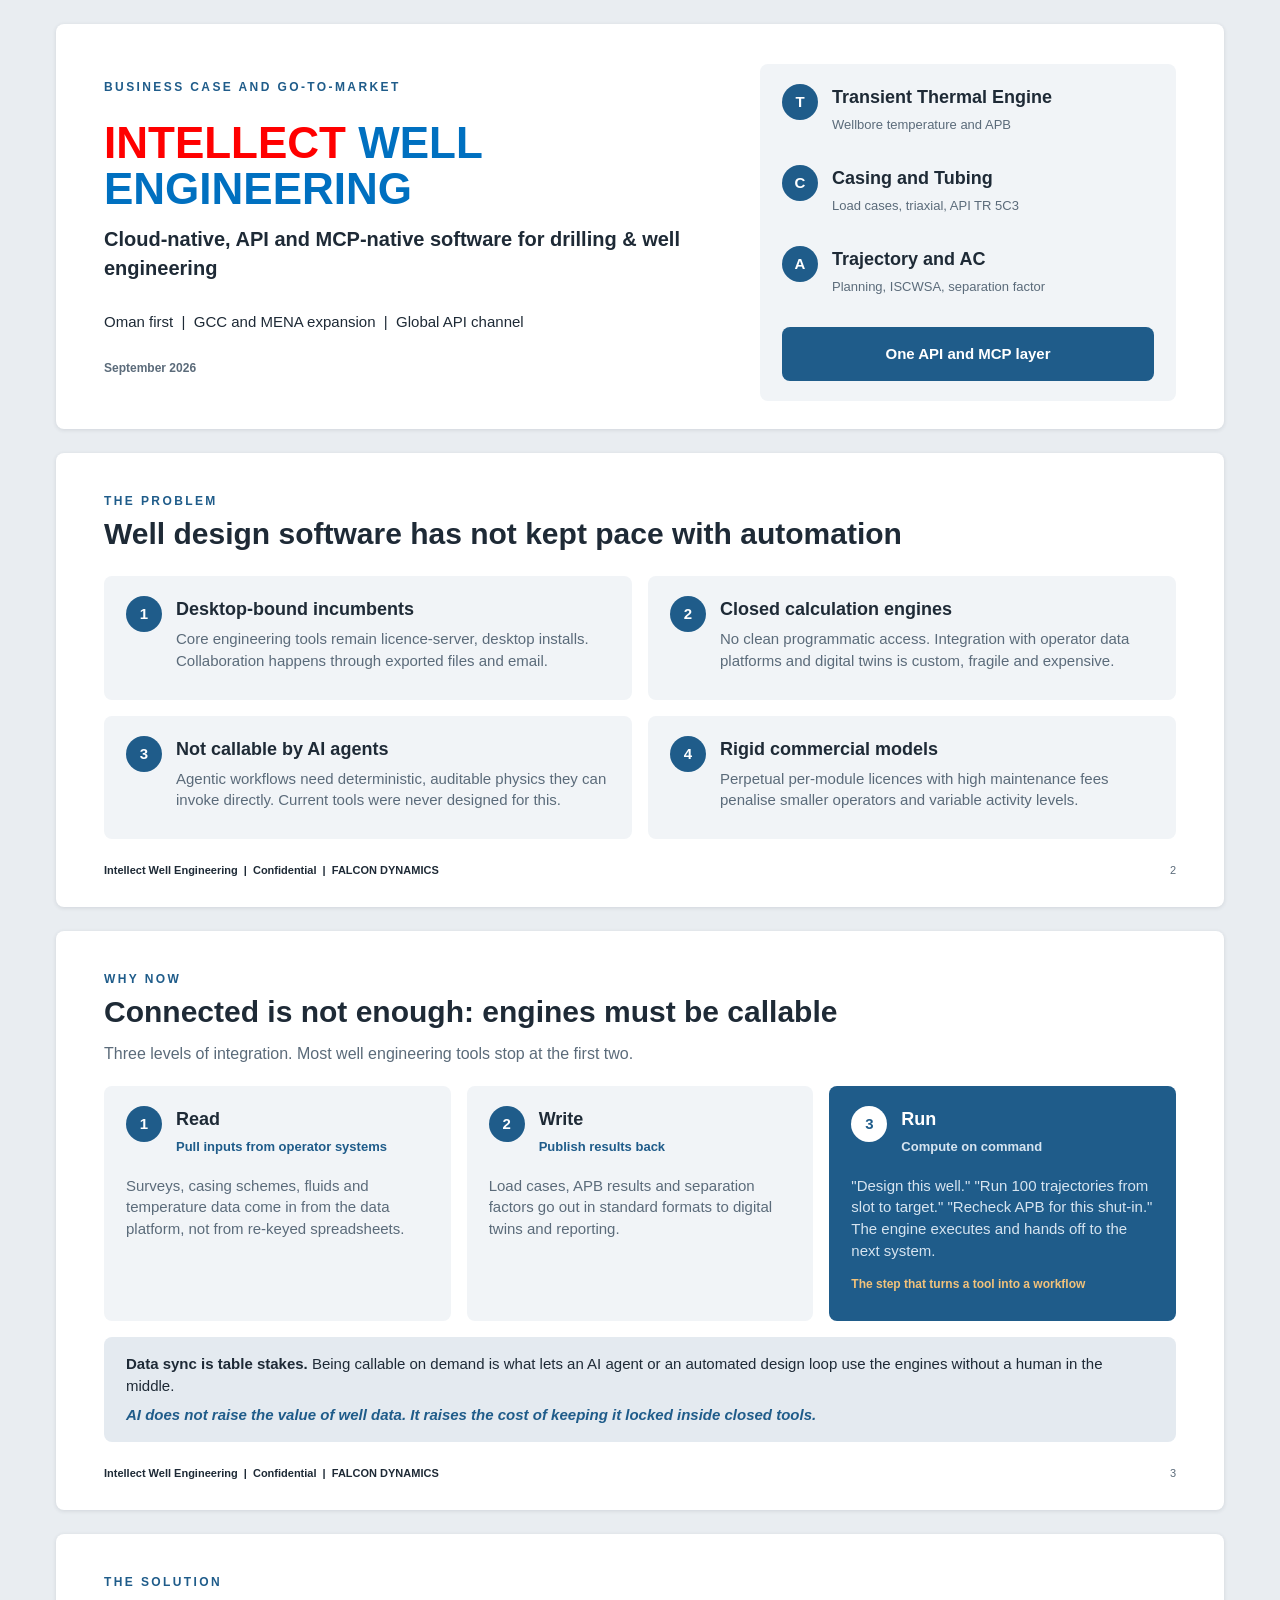
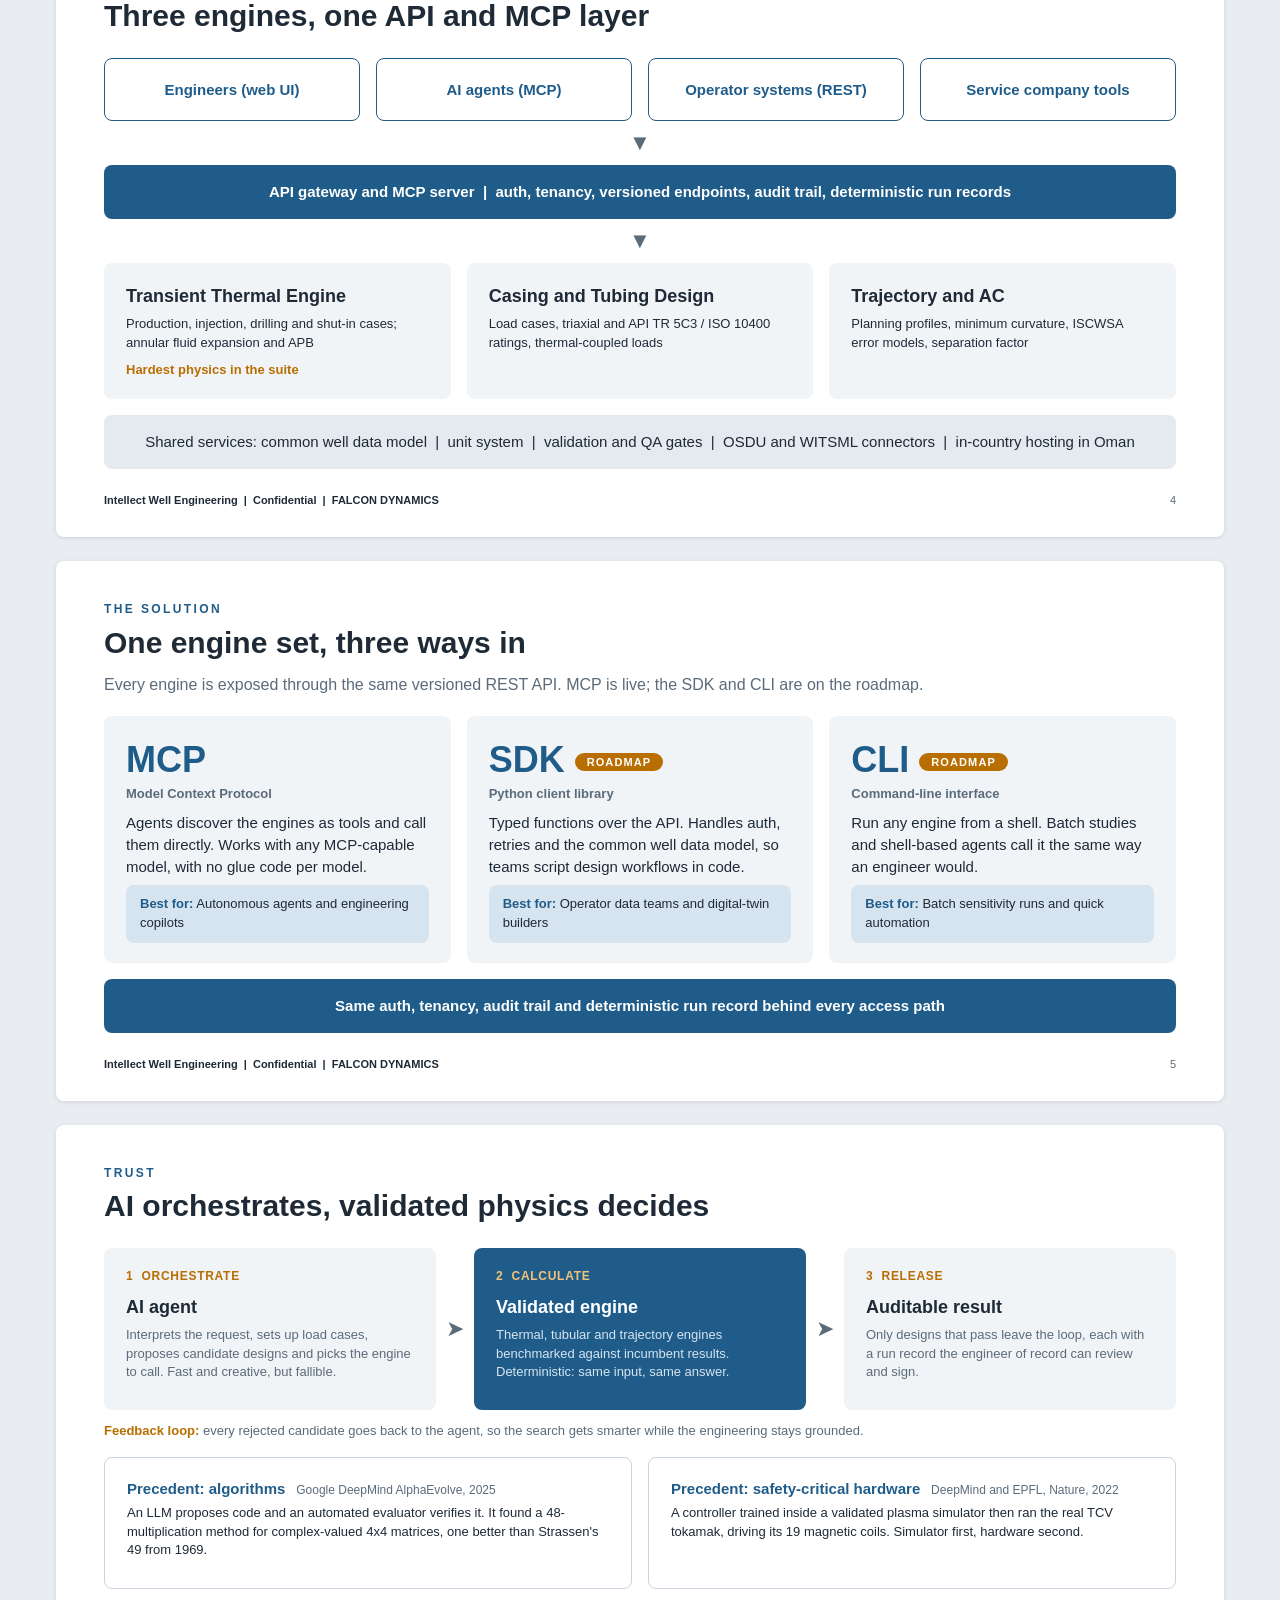
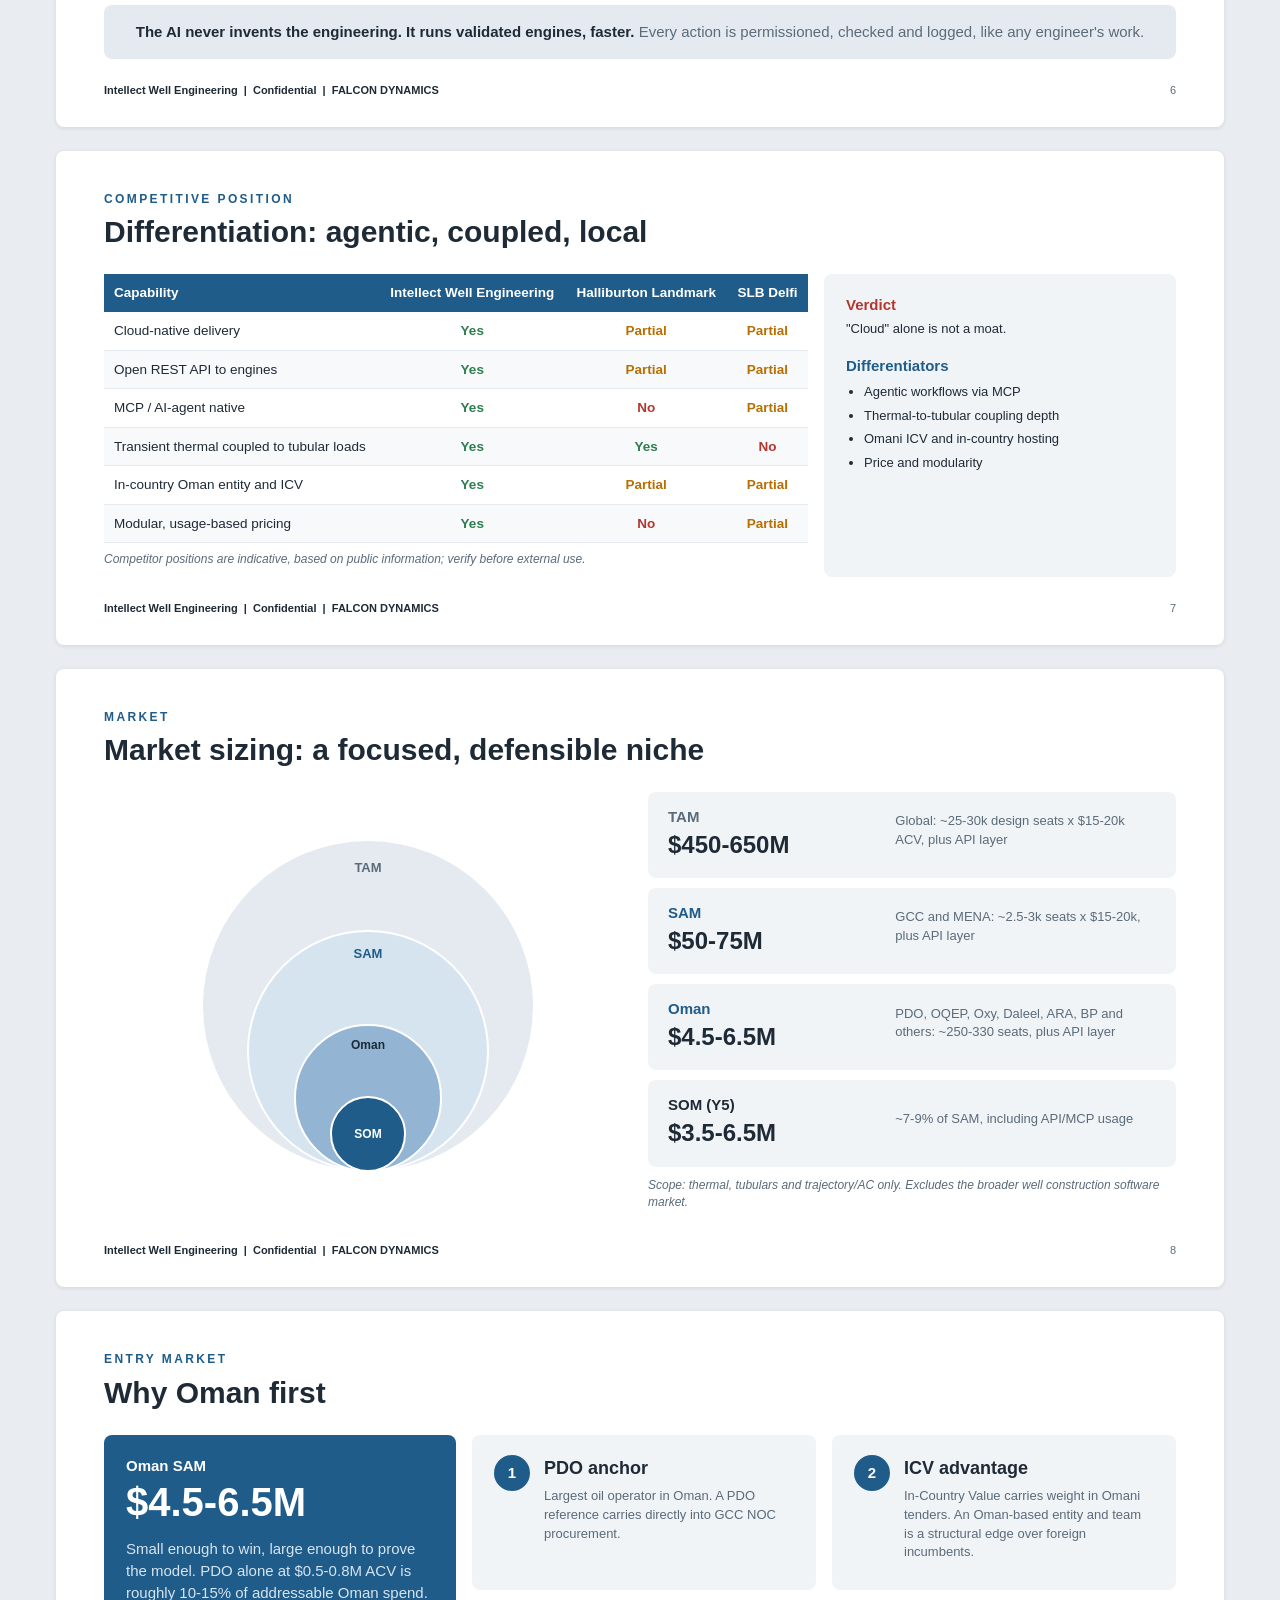
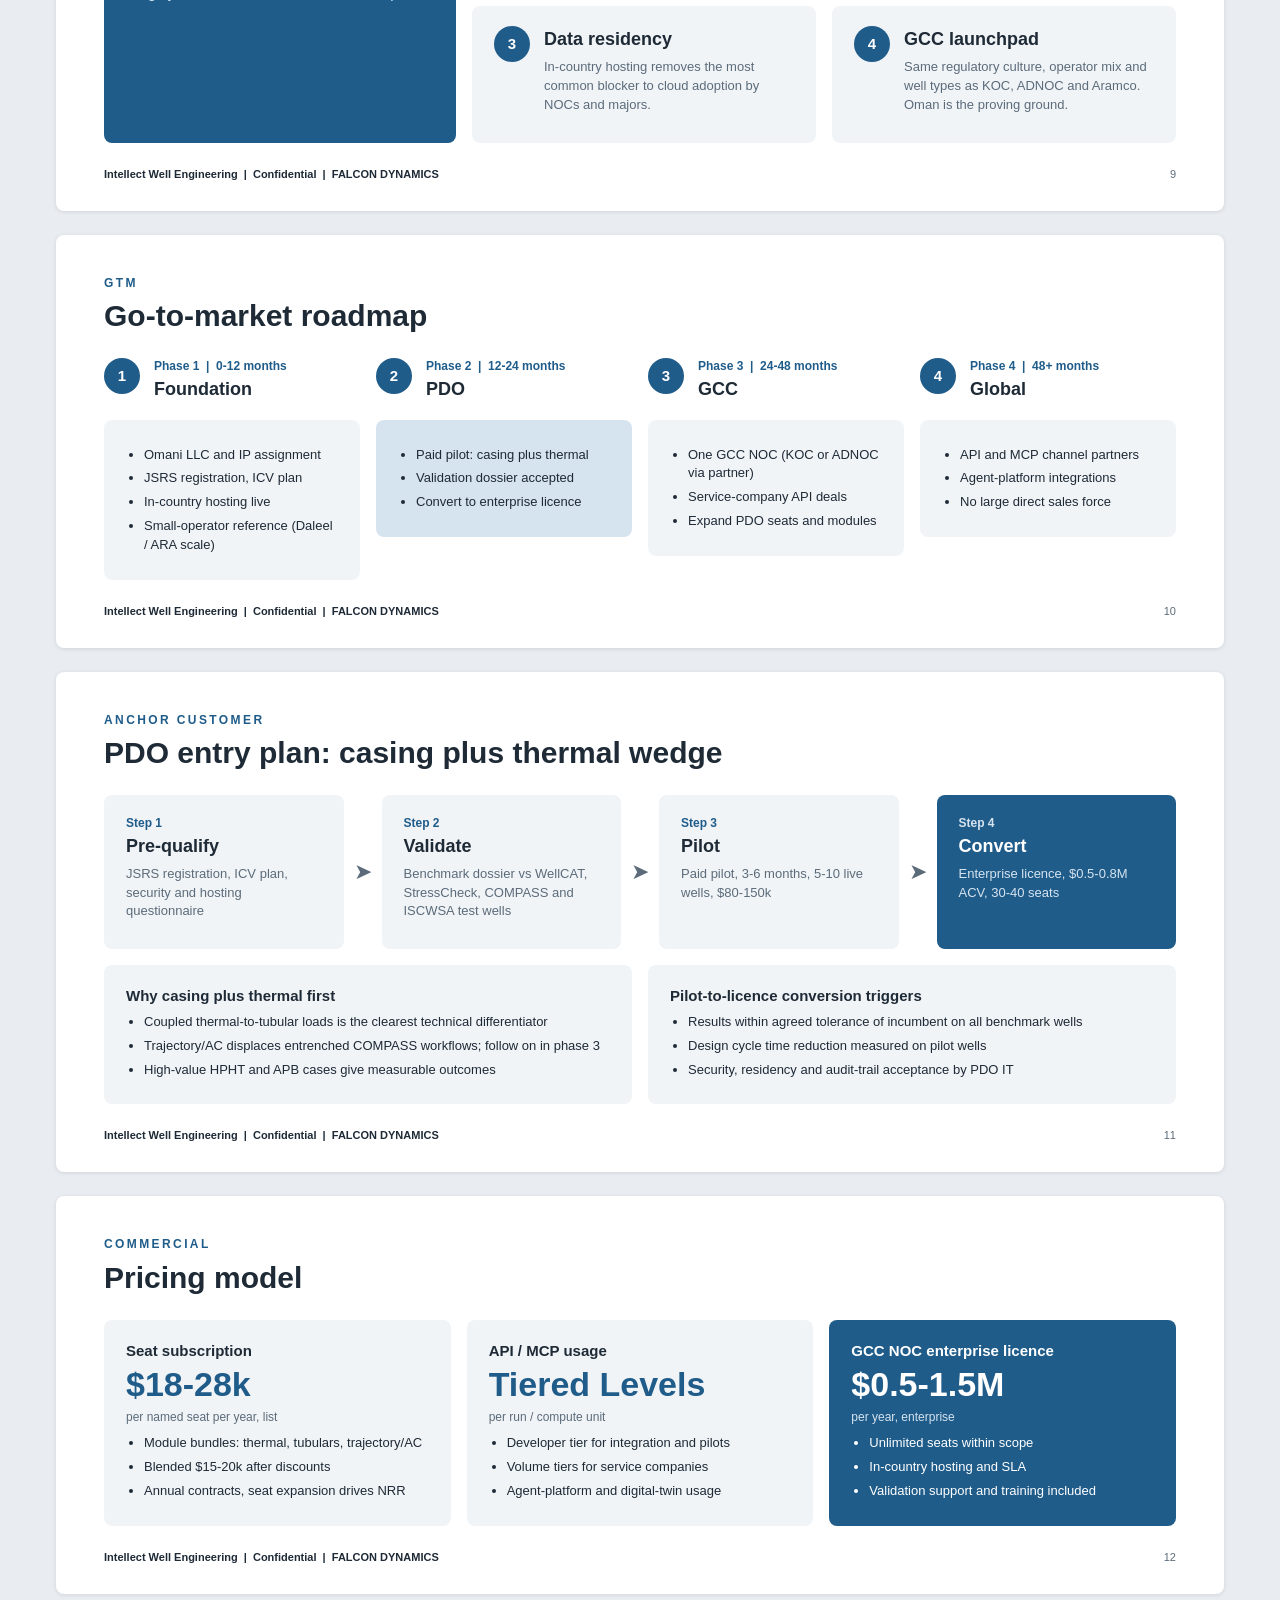
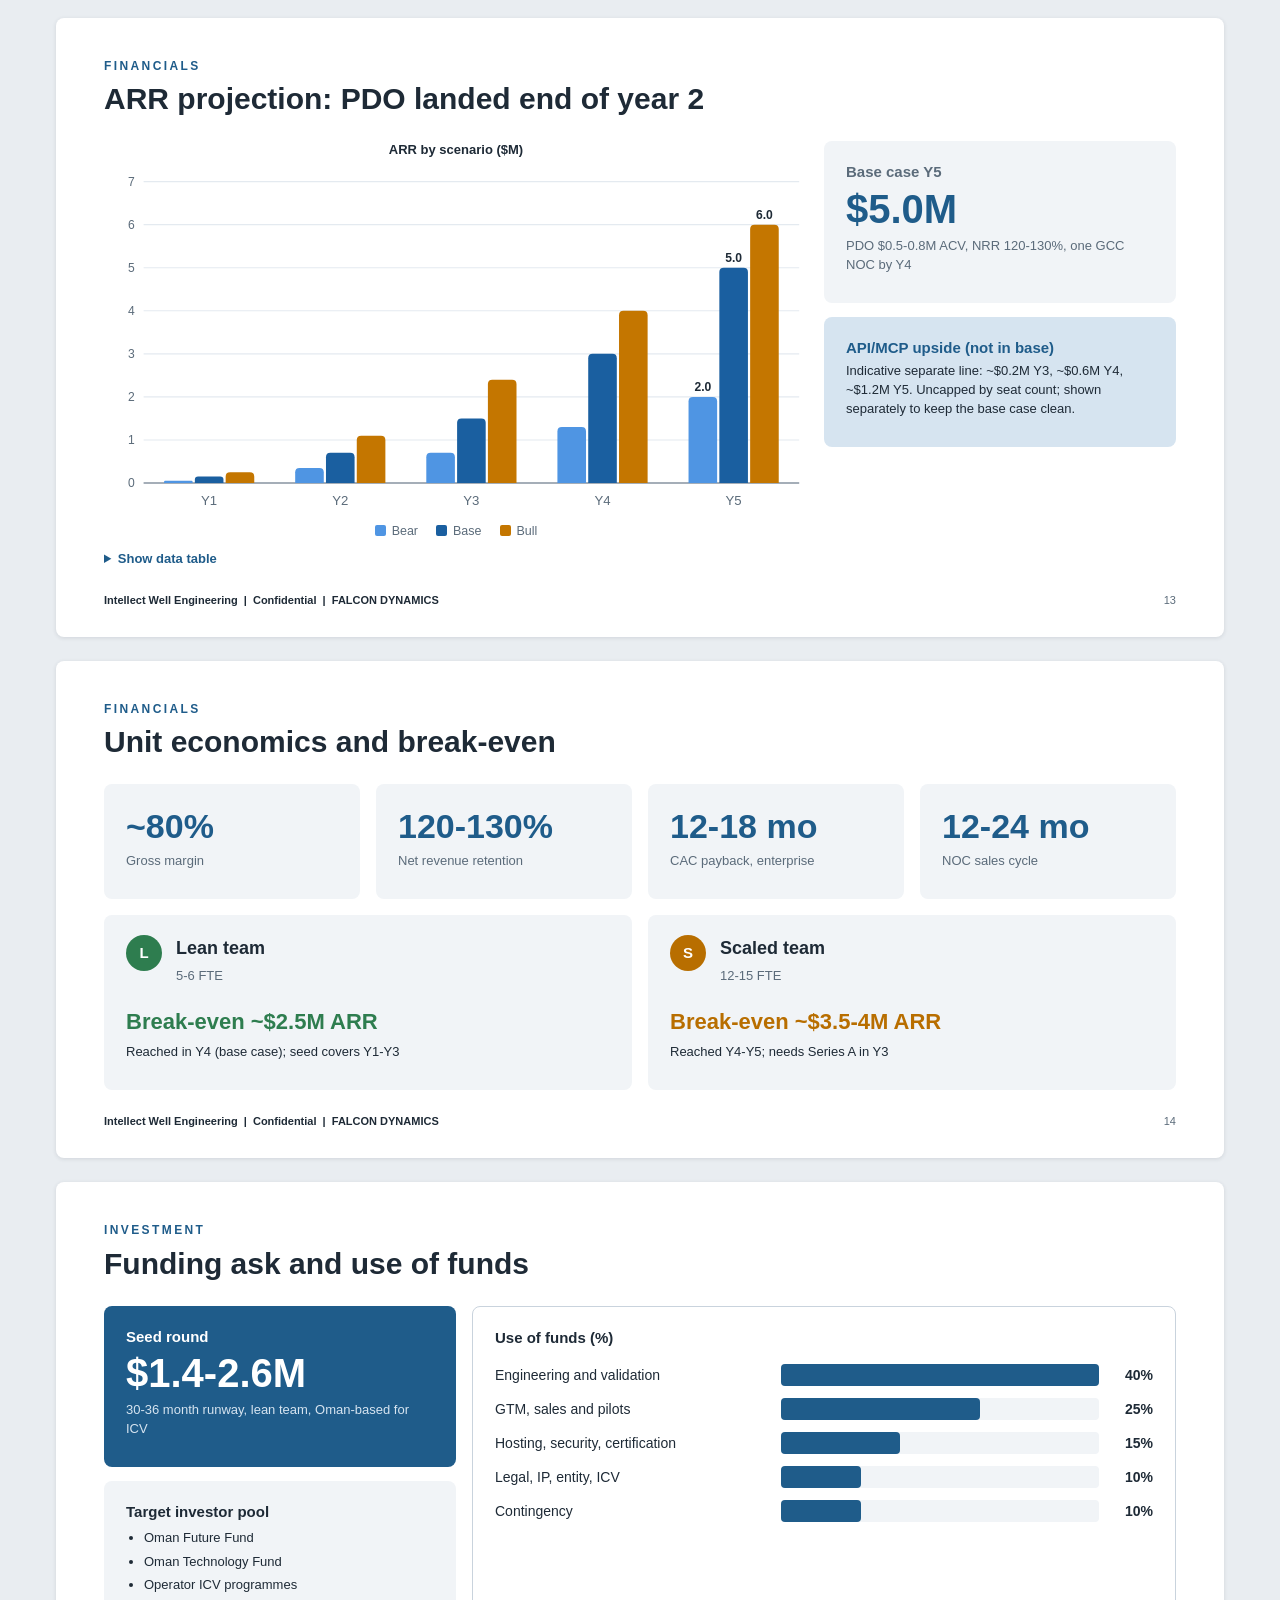
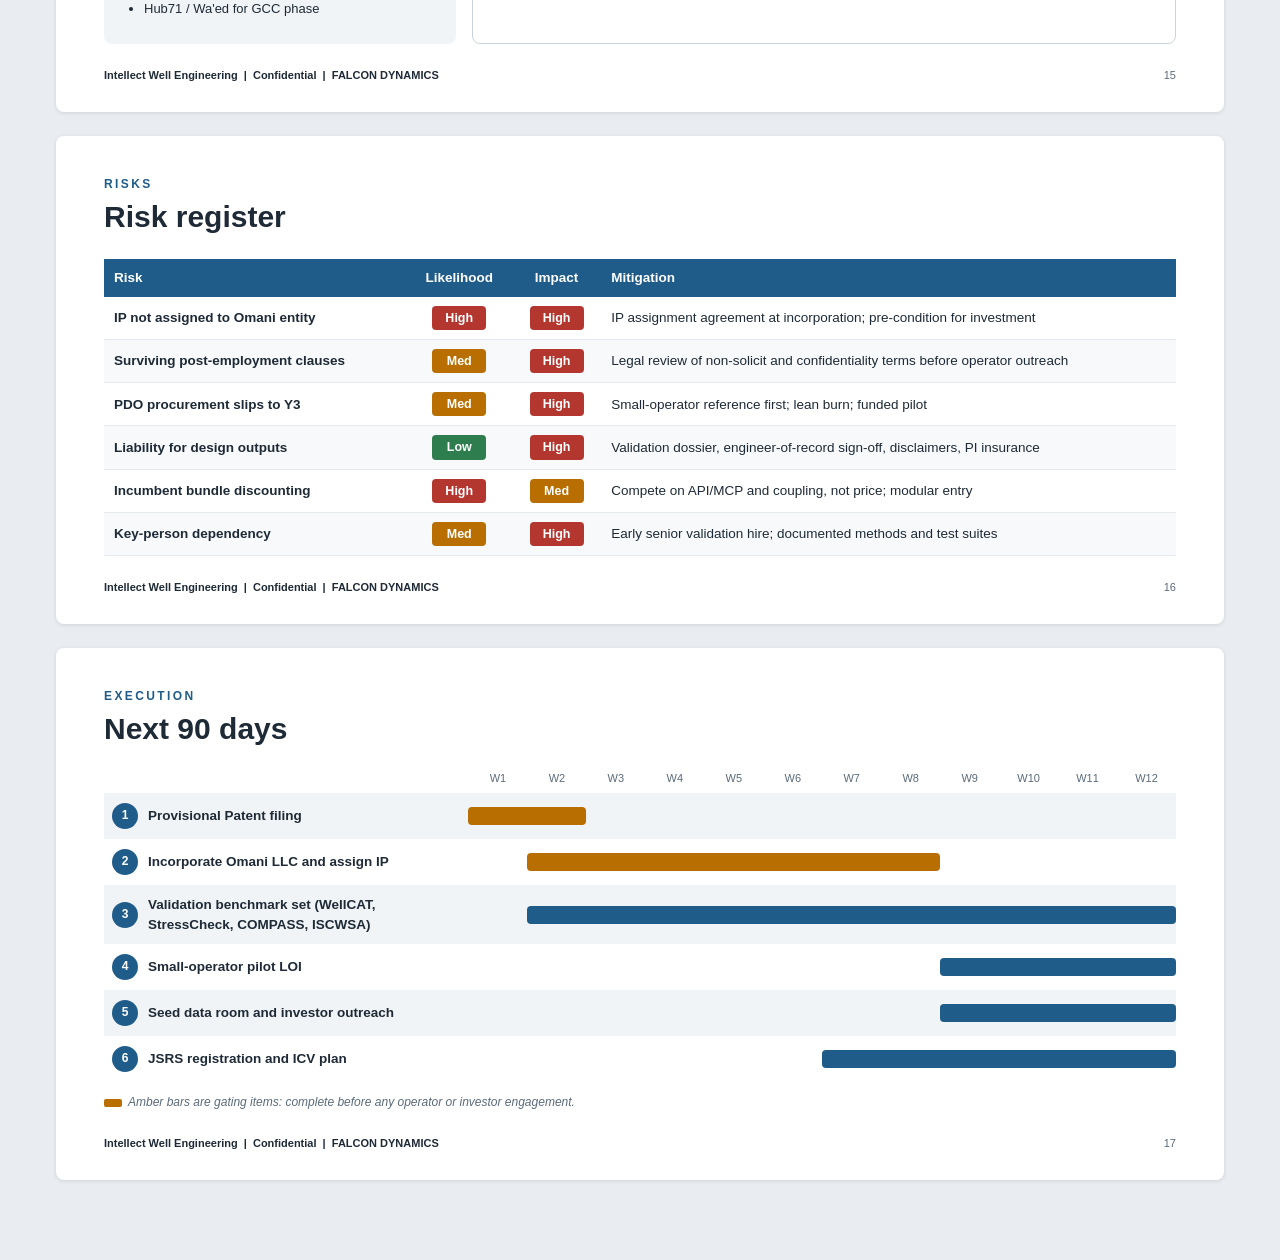
<file: gtm.html>
<!DOCTYPE html>
<html lang="en">
<head>
<meta charset="utf-8">
<meta name="viewport" content="width=device-width, initial-scale=1">
<meta name="color-scheme" content="light">
<meta name="robots" content="noindex, nofollow, noarchive">
<title>Intellect Well Engineering Business Case</title>
<style>
:root{
  --navy:#1F5C8A; --ink:#1E2A36; --grey:#5B6B7A; --card:#F1F4F7; --tint:#D6E4F0;
  --band:#E4EAF0; --amber:#B86E00; --amber-lt:#F2C27A; --line:#C9D3DD;
  --bg:#E9EDF1; --surface:#FFFFFF;
  --good:#2E7D4F; --med:#B86E00; --high:#B3362F;
  --s-bear:#4F95E3; --s-base:#1A5FA0; --s-bull:#C47600;
}
*{box-sizing:border-box}
html{scroll-behavior:smooth}
body{margin:0;background:var(--bg);color:var(--ink);font-family:"Segoe UI",Calibri,Arial,sans-serif;font-size:15px;line-height:1.45}
main{max-width:1200px;margin:0 auto;padding:24px 16px 56px}
section.slide{background:var(--surface);border-radius:8px;box-shadow:0 1px 4px rgba(30,42,54,.12);padding:40px 48px 28px;margin:0 0 24px;position:relative}
.kicker{font-size:12px;font-weight:700;letter-spacing:.2em;color:var(--navy);text-transform:uppercase;margin:0 0 6px}
h1,h2,h3,h4{margin:0;color:var(--ink)}
h2{font-size:30px;line-height:1.2;margin-bottom:24px}
h3{font-size:18px;margin-bottom:6px}
h4{font-size:15px;margin-bottom:4px}
p{margin:0 0 8px}
.lede{color:var(--grey);font-size:16px;margin:-12px 0 20px}
.muted{color:var(--grey)}
.small{font-size:13px}
.xs{font-size:12px}
.foot{display:flex;justify-content:space-between;margin-top:24px;font-size:11px;font-weight:700;color:var(--ink)}
.foot span:last-child{color:var(--grey);font-weight:400}
.grid{display:grid;gap:16px}
.g2{grid-template-columns:repeat(2,minmax(0,1fr))}
.g3{grid-template-columns:repeat(3,minmax(0,1fr))}
.g4{grid-template-columns:repeat(4,minmax(0,1fr))}
.card{background:var(--card);border-radius:8px;padding:20px 22px}
.card.dark{background:var(--navy);color:#fff}
.card.dark h3,.card.dark h4,.card.dark .big{color:#fff}
.card.dark .muted{color:var(--tint)}
.card.tint{background:var(--tint)}
.card.outline{background:var(--surface);border:1px solid var(--line)}
.band{background:var(--band);border-radius:8px;padding:16px 22px;margin-top:16px}
.band.navy{background:var(--navy);color:#fff;text-align:center;font-weight:700}
.badge{flex:0 0 auto;width:36px;height:36px;border-radius:50%;background:var(--navy);color:#fff;font-weight:700;display:flex;align-items:center;justify-content:center;font-size:15px}
.badge.inv{background:#fff;color:var(--navy)}
.badge.green{background:var(--good)} .badge.amber{background:var(--amber)}
.row{display:flex;gap:14px;align-items:flex-start}
.big{font-size:34px;font-weight:700;color:var(--navy);line-height:1.1;margin:4px 0 6px}
.tag{display:inline-block;background:var(--amber);color:#fff;font-size:11px;font-weight:700;letter-spacing:.1em;border-radius:999px;padding:3px 12px;vertical-align:middle}
.label-amber{color:var(--amber);font-weight:700;font-size:12px;letter-spacing:.06em;text-transform:uppercase}
.card.dark .label-amber{color:var(--amber-lt)}
ul{margin:6px 0 0;padding-left:18px} li{margin:0 0 5px}
.arrowrow{display:grid;grid-template-columns:1fr auto 1fr auto 1fr;gap:10px;align-items:stretch}
.arrowrow.four{grid-template-columns:1fr auto 1fr auto 1fr auto 1fr}
.arrow{align-self:center;color:var(--grey);font-size:22px}
table{border-collapse:collapse;width:100%;font-size:13.5px}
th{background:var(--navy);color:#fff;text-align:left;padding:9px 10px;font-weight:700}
td{padding:9px 10px;border-bottom:1px solid var(--band)}
tr:nth-child(even) td{background:#F7F9FB}
td.c,th.c{text-align:center}
.yes{color:var(--good);font-weight:700} .partial{color:var(--amber);font-weight:700} .no{color:var(--high);font-weight:700}
.pill{display:inline-block;min-width:54px;text-align:center;color:#fff;font-weight:700;border-radius:4px;padding:3px 8px;font-size:12.5px}
.p-high{background:var(--high)} .p-med{background:var(--med)} .p-low{background:var(--good)}
/* title slide */
.title-grid{display:grid;grid-template-columns:1.5fr 1fr;gap:32px;align-items:center}
.brand{font-size:44px;font-weight:800;line-height:1.05;margin:24px 0 12px}
.brand .r{color:#FF0000} .brand .b{color:#0070C0}
.sub{font-size:20px;font-weight:700;margin-bottom:28px}
.engines .row{margin-bottom:22px}
/* market rings */
.rings{display:flex;justify-content:center}
.rings svg{max-width:340px;width:100%;height:auto}
/* gantt */
.gantt{display:grid;grid-template-columns:minmax(180px,34%) 1fr;gap:0;font-size:13.5px}
.gantt .hd{display:grid;grid-template-columns:repeat(12,1fr);color:var(--grey);font-size:11px;text-align:center;padding-bottom:6px}
.gantt .name{display:flex;align-items:center;gap:10px;padding:10px 8px;font-weight:700}
.gantt .track{display:grid;grid-template-columns:repeat(12,1fr);align-items:center;padding:10px 0}
.gantt .bar{height:18px;border-radius:4px;background:var(--navy)}
.gantt .bar.gate{background:var(--amber)}
.gantt .alt{background:var(--card)}
.gantt .badge{width:26px;height:26px;font-size:12px}
/* charts */
.chart{position:relative}
.chart svg{width:100%;height:auto;display:block}
.chart .tip{position:absolute;pointer-events:none;background:var(--ink);color:#fff;font-size:12px;padding:6px 9px;border-radius:5px;white-space:nowrap;opacity:0;transition:opacity .1s}
.legend{display:flex;gap:18px;justify-content:center;font-size:12.5px;color:var(--grey);margin-top:6px}
.legend i{display:inline-block;width:11px;height:11px;border-radius:2px;margin-right:6px;vertical-align:-1px}
details{margin-top:10px;font-size:13px}
details summary{cursor:pointer;color:var(--navy);font-weight:700}
details table{margin-top:8px}
.hbar{display:grid;grid-template-columns:minmax(150px,42%) 1fr 44px;gap:10px;align-items:center;margin-bottom:12px;font-size:14px}
.hbar .track{background:var(--card);border-radius:4px;height:22px}
.hbar .fill{height:22px;border-radius:4px;background:var(--navy)}
.hbar .v{font-weight:700;text-align:right}
@media (max-width:820px){
  section.slide{padding:28px 18px 20px}
  h2{font-size:24px}
  .g2,.g3,.g4,.title-grid{grid-template-columns:1fr}
  .g4.stats{grid-template-columns:repeat(2,minmax(0,1fr))}
  .arrowrow,.arrowrow.four{grid-template-columns:1fr}
  .arrow{transform:rotate(90deg);justify-self:center}
  .brand{font-size:34px}
  .gantt{grid-template-columns:1fr}
  .gantt .hd.spacer{display:none}
  .gantt .name{padding-bottom:2px}
  .gantt .alt{background:transparent}
  .tablewrap{overflow-x:auto}
}
@media print{body{background:#fff} section.slide{box-shadow:none;break-inside:avoid}}
</style>
</head>
<body>
<main>

<!-- 1 Title -->
<section class="slide" id="s1">
  <div class="title-grid">
    <div>
      <p class="kicker">Business case and go-to-market</p>
      <h1 class="brand"><span class="r">INTELLECT</span> <span class="b">WELL ENGINEERING</span></h1>
      <p class="sub">Cloud-native, API and MCP-native software for drilling &amp; well engineering</p>
      <p>Oman first &nbsp;|&nbsp; GCC and MENA expansion &nbsp;|&nbsp; Global API channel</p>
      <p class="muted xs" style="margin-top:28px;font-weight:700">September 2026</p>
    </div>
    <div class="card engines">
      <div class="row"><div class="badge">T</div><div><h3>Transient Thermal Engine</h3><p class="muted small">Wellbore temperature and APB</p></div></div>
      <div class="row"><div class="badge">C</div><div><h3>Casing and Tubing</h3><p class="muted small">Load cases, triaxial, API TR 5C3</p></div></div>
      <div class="row"><div class="badge">A</div><div><h3>Trajectory and AC</h3><p class="muted small">Planning, ISCWSA, separation factor</p></div></div>
      <div class="band navy" style="margin-top:4px">One API and MCP layer</div>
    </div>
  </div>
</section>

<!-- 2 Problem -->
<section class="slide" id="s2">
  <p class="kicker">The problem</p>
  <h2>Well design software has not kept pace with automation</h2>
  <div class="grid g2">
    <div class="card row"><div class="badge">1</div><div><h3>Desktop-bound incumbents</h3><p class="muted">Core engineering tools remain licence-server, desktop installs. Collaboration happens through exported files and email.</p></div></div>
    <div class="card row"><div class="badge">2</div><div><h3>Closed calculation engines</h3><p class="muted">No clean programmatic access. Integration with operator data platforms and digital twins is custom, fragile and expensive.</p></div></div>
    <div class="card row"><div class="badge">3</div><div><h3>Not callable by AI agents</h3><p class="muted">Agentic workflows need deterministic, auditable physics they can invoke directly. Current tools were never designed for this.</p></div></div>
    <div class="card row"><div class="badge">4</div><div><h3>Rigid commercial models</h3><p class="muted">Perpetual per-module licences with high maintenance fees penalise smaller operators and variable activity levels.</p></div></div>
  </div>
  <div class="foot"><span>Intellect Well Engineering &nbsp;|&nbsp; Confidential &nbsp;|&nbsp; FALCON DYNAMICS</span><span>2</span></div>
</section>

<!-- 3 Why now -->
<section class="slide" id="s3">
  <p class="kicker">Why now</p>
  <h2>Connected is not enough: engines must be callable</h2>
  <p class="lede">Three levels of integration. Most well engineering tools stop at the first two.</p>
  <div class="grid g3">
    <div class="card">
      <div class="row"><div class="badge">1</div><div><h3>Read</h3><p style="color:var(--navy);font-weight:700" class="small">Pull inputs from operator systems</p></div></div>
      <p class="muted" style="margin-top:10px">Surveys, casing schemes, fluids and temperature data come in from the data platform, not from re-keyed spreadsheets.</p>
    </div>
    <div class="card">
      <div class="row"><div class="badge">2</div><div><h3>Write</h3><p style="color:var(--navy);font-weight:700" class="small">Publish results back</p></div></div>
      <p class="muted" style="margin-top:10px">Load cases, APB results and separation factors go out in standard formats to digital twins and reporting.</p>
    </div>
    <div class="card dark">
      <div class="row"><div class="badge inv">3</div><div><h3>Run</h3><p class="muted small" style="font-weight:700">Compute on command</p></div></div>
      <p class="muted" style="margin-top:10px">"Design this well." "Run 100 trajectories from slot to target." "Recheck APB for this shut-in." The engine executes and hands off to the next system.</p>
      <p class="label-amber" style="margin-top:14px;text-transform:none;letter-spacing:0">The step that turns a tool into a workflow</p>
    </div>
  </div>
  <div class="band">
    <p><strong>Data sync is table stakes.</strong> Being callable on demand is what lets an AI agent or an automated design loop use the engines without a human in the middle.</p>
    <p style="color:var(--navy);font-weight:700;font-style:italic;margin:0">AI does not raise the value of well data. It raises the cost of keeping it locked inside closed tools.</p>
  </div>
  <div class="foot"><span>Intellect Well Engineering &nbsp;|&nbsp; Confidential &nbsp;|&nbsp; FALCON DYNAMICS</span><span>3</span></div>
</section>

<!-- 4 Solution -->
<section class="slide" id="s4">
  <p class="kicker">The solution</p>
  <h2>Three engines, one API and MCP layer</h2>
  <div class="grid g4">
    <div class="card outline" style="text-align:center;font-weight:700;color:var(--navy);border-color:var(--navy)">Engineers (web UI)</div>
    <div class="card outline" style="text-align:center;font-weight:700;color:var(--navy);border-color:var(--navy)">AI agents (MCP)</div>
    <div class="card outline" style="text-align:center;font-weight:700;color:var(--navy);border-color:var(--navy)">Operator systems (REST)</div>
    <div class="card outline" style="text-align:center;font-weight:700;color:var(--navy);border-color:var(--navy)">Service company tools</div>
  </div>
  <div style="text-align:center;color:var(--grey);font-size:22px;margin:6px 0" aria-hidden="true">&#9660;</div>
  <div class="band navy" style="margin-top:0">API gateway and MCP server &nbsp;|&nbsp; auth, tenancy, versioned endpoints, audit trail, deterministic run records</div>
  <div style="text-align:center;color:var(--grey);font-size:22px;margin:6px 0" aria-hidden="true">&#9660;</div>
  <div class="grid g3">
    <div class="card"><h3>Transient Thermal Engine</h3><p class="small">Production, injection, drilling and shut-in cases; annular fluid expansion and APB</p><p class="small" style="color:var(--amber);font-weight:700;margin:0">Hardest physics in the suite</p></div>
    <div class="card"><h3>Casing and Tubing Design</h3><p class="small">Load cases, triaxial and API TR 5C3 / ISO 10400 ratings, thermal-coupled loads</p></div>
    <div class="card"><h3>Trajectory and AC</h3><p class="small">Planning profiles, minimum curvature, ISCWSA error models, separation factor</p></div>
  </div>
  <div class="band" style="text-align:center">Shared services: common well data model &nbsp;|&nbsp; unit system &nbsp;|&nbsp; validation and QA gates &nbsp;|&nbsp; OSDU and WITSML connectors &nbsp;|&nbsp; in-country hosting in Oman</div>
  <div class="foot"><span>Intellect Well Engineering &nbsp;|&nbsp; Confidential &nbsp;|&nbsp; FALCON DYNAMICS</span><span>4</span></div>
</section>

<!-- 5 Three ways in -->
<section class="slide" id="s5">
  <p class="kicker">The solution</p>
  <h2>One engine set, three ways in</h2>
  <p class="lede">Every engine is exposed through the same versioned REST API. MCP is live; the SDK and CLI are on the roadmap.</p>
  <div class="grid g3">
    <div class="card" style="display:flex;flex-direction:column">
      <div class="big" style="font-size:36px">MCP</div>
      <p class="muted small" style="font-weight:700">Model Context Protocol</p>
      <p style="flex:1">Agents discover the engines as tools and call them directly. Works with any MCP-capable model, with no glue code per model.</p>
      <div class="card tint small" style="padding:10px 14px"><strong style="color:var(--navy)">Best for:</strong> Autonomous agents and engineering copilots</div>
    </div>
    <div class="card" style="display:flex;flex-direction:column">
      <div class="big" style="font-size:36px">SDK <span class="tag">ROADMAP</span></div>
      <p class="muted small" style="font-weight:700">Python client library</p>
      <p style="flex:1">Typed functions over the API. Handles auth, retries and the common well data model, so teams script design workflows in code.</p>
      <div class="card tint small" style="padding:10px 14px"><strong style="color:var(--navy)">Best for:</strong> Operator data teams and digital-twin builders</div>
    </div>
    <div class="card" style="display:flex;flex-direction:column">
      <div class="big" style="font-size:36px">CLI <span class="tag">ROADMAP</span></div>
      <p class="muted small" style="font-weight:700">Command-line interface</p>
      <p style="flex:1">Run any engine from a shell. Batch studies and shell-based agents call it the same way an engineer would.</p>
      <div class="card tint small" style="padding:10px 14px"><strong style="color:var(--navy)">Best for:</strong> Batch sensitivity runs and quick automation</div>
    </div>
  </div>
  <div class="band navy">Same auth, tenancy, audit trail and deterministic run record behind every access path</div>
  <div class="foot"><span>Intellect Well Engineering &nbsp;|&nbsp; Confidential &nbsp;|&nbsp; FALCON DYNAMICS</span><span>5</span></div>
</section>

<!-- 6 Trust -->
<section class="slide" id="s6">
  <p class="kicker">Trust</p>
  <h2>AI orchestrates, validated physics decides</h2>
  <div class="arrowrow">
    <div class="card"><p class="label-amber">1 &nbsp;Orchestrate</p><h3>AI agent</h3><p class="muted small">Interprets the request, sets up load cases, proposes candidate designs and picks the engine to call. Fast and creative, but fallible.</p></div>
    <div class="arrow" aria-hidden="true">&#10148;</div>
    <div class="card dark"><p class="label-amber">2 &nbsp;Calculate</p><h3>Validated engine</h3><p class="muted small">Thermal, tubular and trajectory engines benchmarked against incumbent results. Deterministic: same input, same answer.</p></div>
    <div class="arrow" aria-hidden="true">&#10148;</div>
    <div class="card"><p class="label-amber">3 &nbsp;Release</p><h3>Auditable result</h3><p class="muted small">Only designs that pass leave the loop, each with a run record the engineer of record can review and sign.</p></div>
  </div>
  <p class="small" style="margin:12px 0 16px"><span style="color:var(--amber);font-weight:700">Feedback loop:</span> <span class="muted">every rejected candidate goes back to the agent, so the search gets smarter while the engineering stays grounded.</span></p>
  <div class="grid g2">
    <div class="card outline"><h4 style="color:var(--navy)">Precedent: algorithms <span class="muted xs" style="font-weight:400">&nbsp; Google DeepMind AlphaEvolve, 2025</span></h4><p class="small">An LLM proposes code and an automated evaluator verifies it. It found a 48-multiplication method for complex-valued 4x4 matrices, one better than Strassen's 49 from 1969.</p></div>
    <div class="card outline"><h4 style="color:var(--navy)">Precedent: safety-critical hardware <span class="muted xs" style="font-weight:400">&nbsp; DeepMind and EPFL, Nature, 2022</span></h4><p class="small">A controller trained inside a validated plasma simulator then ran the real TCV tokamak, driving its 19 magnetic coils. Simulator first, hardware second.</p></div>
  </div>
  <div class="band" style="text-align:center"><strong>The AI never invents the engineering. It runs validated engines, faster.</strong> <span class="muted">Every action is permissioned, checked and logged, like any engineer's work.</span></div>
  <div class="foot"><span>Intellect Well Engineering &nbsp;|&nbsp; Confidential &nbsp;|&nbsp; FALCON DYNAMICS</span><span>6</span></div>
</section>

<!-- 7 Competitive -->
<section class="slide" id="s7">
  <p class="kicker">Competitive position</p>
  <h2>Differentiation: agentic, coupled, local</h2>
  <div class="grid" style="grid-template-columns:minmax(0,2fr) minmax(0,1fr)">
    <div class="tablewrap">
      <table>
        <thead><tr><th>Capability</th><th class="c">Intellect Well Engineering</th><th class="c">Halliburton Landmark</th><th class="c">SLB Delfi</th></tr></thead>
        <tbody>
          <tr><td>Cloud-native delivery</td><td class="c yes">Yes</td><td class="c partial">Partial</td><td class="c partial">Partial</td></tr>
          <tr><td>Open REST API to engines</td><td class="c yes">Yes</td><td class="c partial">Partial</td><td class="c partial">Partial</td></tr>
          <tr><td>MCP / AI-agent native</td><td class="c yes">Yes</td><td class="c no">No</td><td class="c partial">Partial</td></tr>
          <tr><td>Transient thermal coupled to tubular loads</td><td class="c yes">Yes</td><td class="c yes">Yes</td><td class="c no">No</td></tr>
          <tr><td>In-country Oman entity and ICV</td><td class="c yes">Yes</td><td class="c partial">Partial</td><td class="c partial">Partial</td></tr>
          <tr><td>Modular, usage-based pricing</td><td class="c yes">Yes</td><td class="c no">No</td><td class="c partial">Partial</td></tr>
        </tbody>
      </table>
      <p class="muted xs" style="font-style:italic;margin-top:8px">Competitor positions are indicative, based on public information; verify before external use.</p>
    </div>
    <div class="card">
      <h4 style="color:var(--high)">Verdict</h4>
      <p class="small">"Cloud" alone is not a moat.</p>
      <h4 style="color:var(--navy);margin-top:16px">Differentiators</h4>
      <ul class="small"><li>Agentic workflows via MCP</li><li>Thermal-to-tubular coupling depth</li><li>Omani ICV and in-country hosting</li><li>Price and modularity</li></ul>
    </div>
  </div>
  <div class="foot"><span>Intellect Well Engineering &nbsp;|&nbsp; Confidential &nbsp;|&nbsp; FALCON DYNAMICS</span><span>7</span></div>
</section>

<!-- 8 Market -->
<section class="slide" id="s8">
  <p class="kicker">Market</p>
  <h2>Market sizing: a focused, defensible niche</h2>
  <div class="grid g2" style="align-items:center">
    <div class="rings">
      <svg viewBox="0 0 340 340" role="img" aria-label="Nested market circles: TAM contains SAM, which contains Oman, which contains SOM">
        <circle cx="170" cy="170" r="165" fill="#E4EAF0"/>
        <circle cx="170" cy="215" r="120" fill="#D6E4F0" stroke="#fff" stroke-width="2"/>
        <circle cx="170" cy="262" r="73" fill="#93B4D2" stroke="#fff" stroke-width="2"/>
        <circle cx="170" cy="298" r="37" fill="#1F5C8A" stroke="#fff" stroke-width="2"/>
        <text x="170" y="36" text-anchor="middle" font-size="13" font-weight="700" fill="#5B6B7A">TAM</text>
        <text x="170" y="122" text-anchor="middle" font-size="13" font-weight="700" fill="#1F5C8A">SAM</text>
        <text x="170" y="213" text-anchor="middle" font-size="12" font-weight="700" fill="#1E2A36">Oman</text>
        <text x="170" y="302" text-anchor="middle" font-size="12" font-weight="700" fill="#fff">SOM</text>
      </svg>
    </div>
    <div>
      <div class="card" style="display:grid;grid-template-columns:1fr 1.2fr;gap:10px;margin-bottom:10px;padding:14px 20px"><div><h4 class="muted">TAM</h4><div class="big" style="font-size:24px;color:var(--ink)">$450-650M</div></div><p class="muted small" style="align-self:center">Global: ~25-30k design seats x $15-20k ACV, plus API layer</p></div>
      <div class="card" style="display:grid;grid-template-columns:1fr 1.2fr;gap:10px;margin-bottom:10px;padding:14px 20px"><div><h4 style="color:var(--navy)">SAM</h4><div class="big" style="font-size:24px;color:var(--ink)">$50-75M</div></div><p class="muted small" style="align-self:center">GCC and MENA: ~2.5-3k seats x $15-20k, plus API layer</p></div>
      <div class="card" style="display:grid;grid-template-columns:1fr 1.2fr;gap:10px;margin-bottom:10px;padding:14px 20px"><div><h4 style="color:var(--navy)">Oman</h4><div class="big" style="font-size:24px;color:var(--ink)">$4.5-6.5M</div></div><p class="muted small" style="align-self:center">PDO, OQEP, Oxy, Daleel, ARA, BP and others: ~250-330 seats, plus API layer</p></div>
      <div class="card" style="display:grid;grid-template-columns:1fr 1.2fr;gap:10px;margin-bottom:10px;padding:14px 20px"><div><h4>SOM (Y5)</h4><div class="big" style="font-size:24px;color:var(--ink)">$3.5-6.5M</div></div><p class="muted small" style="align-self:center">~7-9% of SAM, including API/MCP usage</p></div>
      <p class="muted xs" style="font-style:italic">Scope: thermal, tubulars and trajectory/AC only. Excludes the broader well construction software market.</p>
    </div>
  </div>
  <div class="foot"><span>Intellect Well Engineering &nbsp;|&nbsp; Confidential &nbsp;|&nbsp; FALCON DYNAMICS</span><span>8</span></div>
</section>

<!-- 9 Why Oman -->
<section class="slide" id="s9">
  <p class="kicker">Entry market</p>
  <h2>Why Oman first</h2>
  <div class="grid" style="grid-template-columns:minmax(0,1fr) minmax(0,2fr)">
    <div class="card dark"><h4>Oman SAM</h4><div class="big" style="font-size:40px">$4.5-6.5M</div><p class="muted" style="margin-top:14px">Small enough to win, large enough to prove the model. PDO alone at $0.5-0.8M ACV is roughly 10-15% of addressable Oman spend.</p></div>
    <div class="grid g2">
      <div class="card row"><div class="badge">1</div><div><h3>PDO anchor</h3><p class="muted small">Largest oil operator in Oman. A PDO reference carries directly into GCC NOC procurement.</p></div></div>
      <div class="card row"><div class="badge">2</div><div><h3>ICV advantage</h3><p class="muted small">In-Country Value carries weight in Omani tenders. An Oman-based entity and team is a structural edge over foreign incumbents.</p></div></div>
      <div class="card row"><div class="badge">3</div><div><h3>Data residency</h3><p class="muted small">In-country hosting removes the most common blocker to cloud adoption by NOCs and majors.</p></div></div>
      <div class="card row"><div class="badge">4</div><div><h3>GCC launchpad</h3><p class="muted small">Same regulatory culture, operator mix and well types as KOC, ADNOC and Aramco. Oman is the proving ground.</p></div></div>
    </div>
  </div>
  <div class="foot"><span>Intellect Well Engineering &nbsp;|&nbsp; Confidential &nbsp;|&nbsp; FALCON DYNAMICS</span><span>9</span></div>
</section>

<!-- 10 GTM roadmap -->
<section class="slide" id="s10">
  <p class="kicker">GTM</p>
  <h2>Go-to-market roadmap</h2>
  <div class="grid g4">
    <div><div class="row" style="margin-bottom:12px"><div class="badge">1</div><div><p class="xs" style="color:var(--navy);font-weight:700;margin:0">Phase 1 &nbsp;|&nbsp; 0-12 months</p><h3>Foundation</h3></div></div>
      <div class="card"><ul class="small"><li>Omani LLC and IP assignment</li><li>JSRS registration, ICV plan</li><li>In-country hosting live</li><li>Small-operator reference (Daleel / ARA scale)</li></ul></div></div>
    <div><div class="row" style="margin-bottom:12px"><div class="badge">2</div><div><p class="xs" style="color:var(--navy);font-weight:700;margin:0">Phase 2 &nbsp;|&nbsp; 12-24 months</p><h3>PDO</h3></div></div>
      <div class="card tint"><ul class="small"><li>Paid pilot: casing plus thermal</li><li>Validation dossier accepted</li><li>Convert to enterprise licence</li></ul></div></div>
    <div><div class="row" style="margin-bottom:12px"><div class="badge">3</div><div><p class="xs" style="color:var(--navy);font-weight:700;margin:0">Phase 3 &nbsp;|&nbsp; 24-48 months</p><h3>GCC</h3></div></div>
      <div class="card"><ul class="small"><li>One GCC NOC (KOC or ADNOC via partner)</li><li>Service-company API deals</li><li>Expand PDO seats and modules</li></ul></div></div>
    <div><div class="row" style="margin-bottom:12px"><div class="badge">4</div><div><p class="xs" style="color:var(--navy);font-weight:700;margin:0">Phase 4 &nbsp;|&nbsp; 48+ months</p><h3>Global</h3></div></div>
      <div class="card"><ul class="small"><li>API and MCP channel partners</li><li>Agent-platform integrations</li><li>No large direct sales force</li></ul></div></div>
  </div>
  <div class="foot"><span>Intellect Well Engineering &nbsp;|&nbsp; Confidential &nbsp;|&nbsp; FALCON DYNAMICS</span><span>10</span></div>
</section>

<!-- 11 PDO entry -->
<section class="slide" id="s11">
  <p class="kicker">Anchor customer</p>
  <h2>PDO entry plan: casing plus thermal wedge</h2>
  <div class="arrowrow four">
    <div class="card"><p class="xs" style="color:var(--navy);font-weight:700;margin:0">Step 1</p><h3>Pre-qualify</h3><p class="muted small">JSRS registration, ICV plan, security and hosting questionnaire</p></div>
    <div class="arrow" aria-hidden="true">&#10148;</div>
    <div class="card"><p class="xs" style="color:var(--navy);font-weight:700;margin:0">Step 2</p><h3>Validate</h3><p class="muted small">Benchmark dossier vs WellCAT, StressCheck, COMPASS and ISCWSA test wells</p></div>
    <div class="arrow" aria-hidden="true">&#10148;</div>
    <div class="card"><p class="xs" style="color:var(--navy);font-weight:700;margin:0">Step 3</p><h3>Pilot</h3><p class="muted small">Paid pilot, 3-6 months, 5-10 live wells, $80-150k</p></div>
    <div class="arrow" aria-hidden="true">&#10148;</div>
    <div class="card dark"><p class="xs" style="font-weight:700;margin:0;color:var(--tint)">Step 4</p><h3>Convert</h3><p class="muted small">Enterprise licence, $0.5-0.8M ACV, 30-40 seats</p></div>
  </div>
  <div class="grid g2" style="margin-top:16px">
    <div class="card"><h4>Why casing plus thermal first</h4><ul class="small"><li>Coupled thermal-to-tubular loads is the clearest technical differentiator</li><li>Trajectory/AC displaces entrenched COMPASS workflows; follow on in phase 3</li><li>High-value HPHT and APB cases give measurable outcomes</li></ul></div>
    <div class="card"><h4>Pilot-to-licence conversion triggers</h4><ul class="small"><li>Results within agreed tolerance of incumbent on all benchmark wells</li><li>Design cycle time reduction measured on pilot wells</li><li>Security, residency and audit-trail acceptance by PDO IT</li></ul></div>
  </div>
  <div class="foot"><span>Intellect Well Engineering &nbsp;|&nbsp; Confidential &nbsp;|&nbsp; FALCON DYNAMICS</span><span>11</span></div>
</section>

<!-- 12 Pricing -->
<section class="slide" id="s12">
  <p class="kicker">Commercial</p>
  <h2>Pricing model</h2>
  <div class="grid g3">
    <div class="card"><h4>Seat subscription</h4><div class="big">$18-28k</div><p class="muted xs">per named seat per year, list</p><ul class="small"><li>Module bundles: thermal, tubulars, trajectory/AC</li><li>Blended $15-20k after discounts</li><li>Annual contracts, seat expansion drives NRR</li></ul></div>
    <div class="card"><h4>API / MCP usage</h4><div class="big">Tiered Levels</div><p class="muted xs">per run / compute unit</p><ul class="small"><li>Developer tier for integration and pilots</li><li>Volume tiers for service companies</li><li>Agent-platform and digital-twin usage</li></ul></div>
    <div class="card dark"><h4>GCC NOC enterprise licence</h4><div class="big">$0.5-1.5M</div><p class="muted xs">per year, enterprise</p><ul class="small"><li>Unlimited seats within scope</li><li>In-country hosting and SLA</li><li>Validation support and training included</li></ul></div>
  </div>
  <div class="foot"><span>Intellect Well Engineering &nbsp;|&nbsp; Confidential &nbsp;|&nbsp; FALCON DYNAMICS</span><span>12</span></div>
</section>

<!-- 13 ARR -->
<section class="slide" id="s13">
  <p class="kicker">Financials</p>
  <h2>ARR projection: PDO landed end of year 2</h2>
  <div class="grid" style="grid-template-columns:minmax(0,2fr) minmax(0,1fr)">
    <div>
      <p class="small" style="text-align:center;font-weight:700;margin-bottom:4px">ARR by scenario ($M)</p>
      <div class="chart" id="arr"><svg viewBox="0 0 640 320" role="img" aria-label="Grouped bar chart of ARR by scenario, Y1 to Y5"></svg><div class="tip"></div></div>
      <div class="legend"><span><i style="background:var(--s-bear)"></i>Bear</span><span><i style="background:var(--s-base)"></i>Base</span><span><i style="background:var(--s-bull)"></i>Bull</span></div>
      <details><summary>Show data table</summary>
        <table><thead><tr><th>$M</th><th class="c">Y1</th><th class="c">Y2</th><th class="c">Y3</th><th class="c">Y4</th><th class="c">Y5</th></tr></thead>
        <tbody><tr><td>Bear</td><td class="c">0.05</td><td class="c">0.35</td><td class="c">0.7</td><td class="c">1.3</td><td class="c">2.0</td></tr>
        <tr><td>Base</td><td class="c">0.15</td><td class="c">0.7</td><td class="c">1.5</td><td class="c">3.0</td><td class="c">5.0</td></tr>
        <tr><td>Bull</td><td class="c">0.25</td><td class="c">1.1</td><td class="c">2.4</td><td class="c">4.0</td><td class="c">6.0</td></tr></tbody></table>
      </details>
    </div>
    <div>
      <div class="card" style="margin-bottom:14px"><h4 class="muted">Base case Y5</h4><div class="big" style="font-size:40px">$5.0M</div><p class="muted small">PDO $0.5-0.8M ACV, NRR 120-130%, one GCC NOC by Y4</p></div>
      <div class="card tint"><h4 style="color:var(--navy)">API/MCP upside (not in base)</h4><p class="small">Indicative separate line: ~$0.2M Y3, ~$0.6M Y4, ~$1.2M Y5. Uncapped by seat count; shown separately to keep the base case clean.</p></div>
    </div>
  </div>
  <div class="foot"><span>Intellect Well Engineering &nbsp;|&nbsp; Confidential &nbsp;|&nbsp; FALCON DYNAMICS</span><span>13</span></div>
</section>

<!-- 14 Unit economics -->
<section class="slide" id="s14">
  <p class="kicker">Financials</p>
  <h2>Unit economics and break-even</h2>
  <div class="grid g4 stats">
    <div class="card"><div class="big">~80%</div><p class="muted small">Gross margin</p></div>
    <div class="card"><div class="big">120-130%</div><p class="muted small">Net revenue retention</p></div>
    <div class="card"><div class="big">12-18 mo</div><p class="muted small">CAC payback, enterprise</p></div>
    <div class="card"><div class="big">12-24 mo</div><p class="muted small">NOC sales cycle</p></div>
  </div>
  <div class="grid g2" style="margin-top:16px">
    <div class="card"><div class="row"><div class="badge green">L</div><div><h3>Lean team</h3><p class="muted small">5-6 FTE</p></div></div><p style="color:var(--good);font-size:22px;font-weight:700;margin:12px 0 6px">Break-even ~$2.5M ARR</p><p class="small">Reached in Y4 (base case); seed covers Y1-Y3</p></div>
    <div class="card"><div class="row"><div class="badge amber">S</div><div><h3>Scaled team</h3><p class="muted small">12-15 FTE</p></div></div><p style="color:var(--amber);font-size:22px;font-weight:700;margin:12px 0 6px">Break-even ~$3.5-4M ARR</p><p class="small">Reached Y4-Y5; needs Series A in Y3</p></div>
  </div>
  <div class="foot"><span>Intellect Well Engineering &nbsp;|&nbsp; Confidential &nbsp;|&nbsp; FALCON DYNAMICS</span><span>14</span></div>
</section>

<!-- 15 Funding -->
<section class="slide" id="s15">
  <p class="kicker">Investment</p>
  <h2>Funding ask and use of funds</h2>
  <div class="grid" style="grid-template-columns:minmax(0,1fr) minmax(0,2fr)">
    <div>
      <div class="card dark" style="margin-bottom:14px"><h4>Seed round</h4><div class="big" style="font-size:40px">$1.4-2.6M</div><p class="muted small">30-36 month runway, lean team, Oman-based for ICV</p></div>
      <div class="card"><h4>Target investor pool</h4><ul class="small"><li>Oman Future Fund</li><li>Oman Technology Fund</li><li>Operator ICV programmes</li><li>Hub71 / Wa'ed for GCC phase</li></ul></div>
    </div>
    <div class="card outline">
      <h4 style="margin-bottom:16px">Use of funds (%)</h4>
      <div class="hbar"><span>Engineering and validation</span><div class="track"><div class="fill" style="width:100%"></div></div><span class="v">40%</span></div>
      <div class="hbar"><span>GTM, sales and pilots</span><div class="track"><div class="fill" style="width:62.5%"></div></div><span class="v">25%</span></div>
      <div class="hbar"><span>Hosting, security, certification</span><div class="track"><div class="fill" style="width:37.5%"></div></div><span class="v">15%</span></div>
      <div class="hbar"><span>Legal, IP, entity, ICV</span><div class="track"><div class="fill" style="width:25%"></div></div><span class="v">10%</span></div>
      <div class="hbar"><span>Contingency</span><div class="track"><div class="fill" style="width:25%"></div></div><span class="v">10%</span></div>
    </div>
  </div>
  <div class="foot"><span>Intellect Well Engineering &nbsp;|&nbsp; Confidential &nbsp;|&nbsp; FALCON DYNAMICS</span><span>15</span></div>
</section>

<!-- 16 Risks -->
<section class="slide" id="s16">
  <p class="kicker">Risks</p>
  <h2>Risk register</h2>
  <div class="tablewrap">
  <table>
    <thead><tr><th>Risk</th><th class="c">Likelihood</th><th class="c">Impact</th><th>Mitigation</th></tr></thead>
    <tbody>
      <tr><td><strong>IP not assigned to Omani entity</strong></td><td class="c"><span class="pill p-high">High</span></td><td class="c"><span class="pill p-high">High</span></td><td>IP assignment agreement at incorporation; pre-condition for investment</td></tr>
      <tr><td><strong>Surviving post-employment clauses</strong></td><td class="c"><span class="pill p-med">Med</span></td><td class="c"><span class="pill p-high">High</span></td><td>Legal review of non-solicit and confidentiality terms before operator outreach</td></tr>
      <tr><td><strong>PDO procurement slips to Y3</strong></td><td class="c"><span class="pill p-med">Med</span></td><td class="c"><span class="pill p-high">High</span></td><td>Small-operator reference first; lean burn; funded pilot</td></tr>
      <tr><td><strong>Liability for design outputs</strong></td><td class="c"><span class="pill p-low">Low</span></td><td class="c"><span class="pill p-high">High</span></td><td>Validation dossier, engineer-of-record sign-off, disclaimers, PI insurance</td></tr>
      <tr><td><strong>Incumbent bundle discounting</strong></td><td class="c"><span class="pill p-high">High</span></td><td class="c"><span class="pill p-med">Med</span></td><td>Compete on API/MCP and coupling, not price; modular entry</td></tr>
      <tr><td><strong>Key-person dependency</strong></td><td class="c"><span class="pill p-med">Med</span></td><td class="c"><span class="pill p-high">High</span></td><td>Early senior validation hire; documented methods and test suites</td></tr>
    </tbody>
  </table>
  </div>
  <div class="foot"><span>Intellect Well Engineering &nbsp;|&nbsp; Confidential &nbsp;|&nbsp; FALCON DYNAMICS</span><span>16</span></div>
</section>

<!-- 17 Next 90 days -->
<section class="slide" id="s17">
  <p class="kicker">Execution</p>
  <h2>Next 90 days</h2>
  <div class="gantt" id="gantt" role="table" aria-label="Twelve-week plan"></div>
  <p class="muted xs" style="font-style:italic;margin-top:12px"><span style="display:inline-block;width:18px;height:8px;border-radius:2px;background:var(--amber);vertical-align:middle;margin-right:6px"></span>Amber bars are gating items: complete before any operator or investor engagement.</p>
  <div class="foot"><span>Intellect Well Engineering &nbsp;|&nbsp; Confidential &nbsp;|&nbsp; FALCON DYNAMICS</span><span>17</span></div>
</section>

</main>
<script>
// ARR grouped bar chart
(function(){
  const years=["Y1","Y2","Y3","Y4","Y5"];
  const series=[
    {name:"Bear",c:"var(--s-bear)",v:[0.05,0.35,0.7,1.3,2.0]},
    {name:"Base",c:"var(--s-base)",v:[0.15,0.7,1.5,3.0,5.0]},
    {name:"Bull",c:"var(--s-bull)",v:[0.25,1.1,2.4,4.0,6.0]}];
  const W=640,H=320,L=36,R=8,T=16,B=30,max=7,ns="http://www.w3.org/2000/svg";
  const box=document.getElementById("arr"),svg=box.querySelector("svg"),tip=box.querySelector(".tip");
  const y=v=>T+(H-T-B)*(1-v/max), gw=(W-L-R)/years.length, bw=Math.min(26,(gw-24)/3);
  const el=(n,a)=>{const e=document.createElementNS(ns,n);for(const k in a)e.setAttribute(k,a[k]);svg.appendChild(e);return e};
  for(let g=0;g<=max;g++){el("line",{x1:L,x2:W-R,y1:y(g),y2:y(g),stroke:"#E4EAF0","stroke-width":1});
    const t=el("text",{x:L-8,y:y(g)+4,"text-anchor":"end","font-size":11,fill:"#5B6B7A"});t.textContent=g;}
  el("line",{x1:L,x2:W-R,y1:y(0),y2:y(0),stroke:"#5B6B7A","stroke-width":1});
  years.forEach((yr,i)=>{
    const cx=L+gw*i+gw/2, x0=cx-(bw*3+4)/2;
    const t=el("text",{x:cx,y:H-10,"text-anchor":"middle","font-size":12,fill:"#5B6B7A"});t.textContent=yr;
    series.forEach((s,k)=>{
      const v=s.v[i],x=x0+k*(bw+2),top=y(v),h=y(0)-top,r=Math.min(4,h/2,bw/2);
      const d=`M${x},${y(0)}V${top+r}Q${x},${top} ${x+r},${top}H${x+bw-r}Q${x+bw},${top} ${x+bw},${top+r}V${y(0)}Z`;
      const bar=el("path",{d,fill:s.c});
      if(i===4){const lb=el("text",{x:x+bw/2,y:top-5,"text-anchor":"middle","font-size":11,"font-weight":700,fill:"#1E2A36"});lb.textContent=v.toFixed(1);}
      const hit=el("rect",{x:x-1,y:T,width:bw+2,height:y(0)-T,fill:"transparent"});
      hit.addEventListener("mousemove",ev=>{const b=box.getBoundingClientRect();tip.textContent=`${s.name} ${yr}: $${v}M`;
        tip.style.left=(ev.clientX-b.left+12)+"px";tip.style.top=(ev.clientY-b.top-28)+"px";tip.style.opacity=1;bar.setAttribute("opacity",.85)});
      hit.addEventListener("mouseleave",()=>{tip.style.opacity=0;bar.removeAttribute("opacity")});
    });
  });
})();
// Gantt
(function(){
  const rows=[["Provisional Patent filing",1,2,true],["Incorporate Omani LLC and assign IP",2,8,true],
    ["Validation benchmark set (WellCAT, StressCheck, COMPASS, ISCWSA)",2,12,false],["Small-operator pilot LOI",9,12,false],
    ["Seed data room and investor outreach",9,12,false],["JSRS registration and ICV plan",7,12,false]];
  const g=document.getElementById("gantt");
  let h='<div class="hd spacer"></div><div class="hd">'+Array.from({length:12},(_,i)=>`<span>W${i+1}</span>`).join("")+'</div>';
  rows.forEach((r,i)=>{const alt=i%2===0?" alt":"";
    h+=`<div class="name${alt}"><span class="badge">${i+1}</span>${r[0]}</div>`+
       `<div class="track${alt}"><div class="bar${r[3]?" gate":""}" style="grid-column:${r[1]}/${r[2]+1}" title="W${r[1]}-W${r[2]}"></div></div>`;});
  g.innerHTML=h;
})();
</script>
</body>
</html>
</file>
<file: assets/base.css>
/* Industry — design-system tokens and component classes. This file is the source of truth for the system's look; retune it here and see readme.md. */
@import url('https://fonts.googleapis.com/css2?family=Barlow:wght@400;500;700&family=Barlow+Condensed:wght@400;600&display=swap');

:root {
  --color-bg: #f2f2f3;
  --color-surface: #e9e9ea;
  --color-text: #1d1f20;
  --color-accent: #5980a6;
  --color-accent-2: #728fab;
  --color-divider: color-mix(in srgb, #1d1f20 16%, transparent);

  /* Tonal ramps — generated in OKLCH on one shared lightness scale, so the
     same step of any role matches the others in visual value. */
  --color-neutral-100: #f5f5f8;
  --color-neutral-200: #e7e7ea;
  --color-neutral-300: #d4d4d7;
  --color-neutral-400: #b7b7ba;
  --color-neutral-500: #98989b;
  --color-neutral-600: #7a7a7d;
  --color-neutral-700: #5d5d60;
  --color-neutral-800: #424244;
  --color-neutral-900: #2b2b2d;

  --color-accent-100: #eef6ff;
  --color-accent-200: #d6ebff;
  --color-accent-300: #b5d9fd;
  --color-accent-400: #94bce3;
  --color-accent-500: #749dc4;
  --color-accent-600: #597ea3;
  --color-accent-700: #416180;
  --color-accent-800: #2c455d;
  --color-accent-900: #1d2d3d;

  --color-accent-2-100: #eef6ff;
  --color-accent-2-200: #d6ebff;
  --color-accent-2-300: #bdd8f2;
  --color-accent-2-400: #9ebbd8;
  --color-accent-2-500: #7e9cb8;
  --color-accent-2-600: #627d98;
  --color-accent-2-700: #486077;
  --color-accent-2-800: #314457;
  --color-accent-2-900: #1f2d3a;

  --font-heading: "Barlow Condensed", system-ui, sans-serif;
  --font-heading-weight: 600;
  --font-body: "Barlow", system-ui, sans-serif;

  --space-1: 3.4px;
  --space-2: 6.8px;
  --space-3: 10.2px;
  --space-4: 13.6px;
  --space-6: 20.4px;
  --space-8: 27.2px;

  --radius-sm: 2px;
  --radius-md: 4px;
  --radius-lg: 7px;

  /* Elevation — derived from the ground: soft ink-tinted shadows on a
     light theme, a hairline edge + ambient darkness on a dark one. */
  --shadow-sm: 0 1px 2px color-mix(in srgb, #2b2b2d 14%, transparent);
  --shadow-md: 0 3px 10px color-mix(in srgb, #2b2b2d 16%, transparent);
  --shadow-lg: 0 12px 32px color-mix(in srgb, #2b2b2d 22%, transparent);
}

body {
  background: var(--color-bg);
  color: var(--color-text);
  font-family: var(--font-body);
}
h1, h2, h3, h4 { font-family: var(--font-heading); font-weight: var(--font-heading-weight); }

.blueprint {
  position: relative;
  border: 1px solid var(--color-divider);
  border-radius: 0;
}
/* The overlay image treatments (halftone, duotone) clip their overlay
   (overflow:hidden); a blueprint wrapper draws its registration marks
   outside the box, so when both classes share a wrapper the frame must
   win. */
.blueprint.halftone, .blueprint.plate, .blueprint.duotone { overflow: visible; }
.blueprint > .corner {
  position: absolute; width: 11px; height: 11px;
  color: color-mix(in srgb, var(--color-text) 55%, transparent);
}
.blueprint > .corner::before, .blueprint > .corner::after {
  content: ""; position: absolute; background: currentColor;
}
.blueprint > .corner::before { left: 5px; top: 0; width: 1px; height: 100%; }
.blueprint > .corner::after  { top: 5px; left: 0; width: 100%; height: 1px; }
.blueprint > .corner.tl { top: -6px; left: -6px; }
.blueprint > .corner.tr { top: -6px; right: -6px; }
.blueprint > .corner.bl { bottom: -6px; left: -6px; }
.blueprint > .corner.br { bottom: -6px; right: -6px; }

.duotone{position:relative;overflow:hidden}
.duotone::after{content:"";position:absolute;inset:0;pointer-events:none;
  background:var(--color-accent);mix-blend-mode:color}

/* ══════════════════════════════════════════════════════════════════════════
   Components — built with the tokens above. Plain CSS
   on plain HTML: no JavaScript, no build step. Each class is documented in
   readme.md and demonstrated in foundations/ and components/.
   ══════════════════════════════════════════════════════════════════════ */

*, *::before, *::after { box-sizing: border-box; }
body { margin: 0; font-size: 15px; line-height: 1.55; font-weight: 400; }
h1, h2, h3, h4, h5, h6 {
  font-family: var(--font-heading); font-weight: var(--font-heading-weight);
  line-height: 1.12; letter-spacing: -0.015em; margin: 0 0 var(--space-2);
}
h1 { font-size: 42px; }
h2 { font-size: 32px; }
h3 { font-size: 25px; }
h4 { font-size: 20px; }
h5 { font-size: 16px; }
h6 { font-size: 13px; }
h6 { letter-spacing: 0.08em; text-transform: uppercase; }
p { margin: 0 0 var(--space-3); }
a { color: var(--color-accent); text-underline-offset: 3px; }
img { display: block; max-width: 100%; }
figure { margin: 0; }
figcaption {
  font-size: 11px; margin-top: var(--space-1);
  color: color-mix(in srgb, var(--color-text) 55%, transparent);
}
.text-muted { color: color-mix(in srgb, var(--color-text) 55%, transparent); }
:focus { outline: none; }
:focus-visible { outline: 2px solid var(--color-accent); outline-offset: 2px; }
::selection { background: color-mix(in srgb, var(--color-accent) 30%, transparent); }

/* — rules — */
.hr {
  height: 1px; border: 0; margin: var(--space-4) 0;
  background: var(--color-divider);
}

/* — buttons — */
.btn {
  display: inline-flex; align-items: center; justify-content: center; gap: 6px;
  cursor: pointer; text-decoration: none;
  font-family: var(--font-heading); font-weight: var(--font-heading-weight);
  font-size: 14px; line-height: 1.2; color: var(--color-text); /* matches the .input's 14px —
     the pair sits side by side in sign-up rows */
  background: transparent; border: 1px solid transparent;
  padding: var(--space-2) calc(var(--space-3) * 1.2);
  border-radius: var(--radius-md);
}
.btn svg { display: block; }
.btn:disabled { opacity: 0.45; cursor: not-allowed; }
.btn-primary { background: var(--color-accent); color: var(--color-bg); }
.btn-primary:hover { background: var(--color-accent-600); }
.btn-primary:active { background: var(--color-accent-700); }
.btn-secondary { border-color: var(--color-divider); }
.btn-secondary:hover { background: color-mix(in srgb, var(--color-text) 7%, transparent); }
.btn-secondary:active { background: color-mix(in srgb, var(--color-text) 14%, transparent); }
.btn-ghost { color: var(--color-accent); padding-inline: var(--space-1); }
.btn-ghost:hover { background: color-mix(in srgb, var(--color-accent) 10%, transparent); }
.btn-ghost:active { background: color-mix(in srgb, var(--color-accent) 18%, transparent); }
.btn-icon { width: 36px; height: 36px; padding: 0; }
.btn-block { width: 100%; margin-top: var(--space-2); }

/* — forms — */
.field > label {
  display: block; font-size: 12px; margin-bottom: 5px;
  color: color-mix(in srgb, var(--color-text) 70%, transparent);
}
.input {
  width: 100%; min-height: 36px; padding: 6px 10px; font: inherit;
  font-size: 14px; color: var(--color-text); caret-color: var(--color-accent);
  background: var(--color-surface);
  border: 1px solid var(--color-divider); border-radius: var(--radius-md);
}
.input:hover { border-color: color-mix(in srgb, var(--color-text) 45%, transparent); }
.input:focus-visible { border-color: var(--color-accent); outline-offset: 0; }
textarea.input { min-height: 90px; resize: vertical; }
.radio { display: inline-flex; align-items: center; gap: 8px; cursor: pointer; font-size: 14px; }
.radio input, .seg-opt input {
  position: absolute; opacity: 0; width: 0; height: 0; pointer-events: none;
}
.radio .dot {
  width: 16px; height: 16px; flex: none; border-radius: 50%;
  border: 1.5px solid var(--color-divider);
}
.radio:hover .dot { border-color: var(--color-accent); }
.radio input:checked + .dot {
  border-color: var(--color-accent); background: var(--color-accent);
  box-shadow: inset 0 0 0 4px var(--color-bg);
}
.radio input:focus-visible + .dot { outline: 2px solid var(--color-accent); outline-offset: 2px; }
.seg {
  display: inline-flex; overflow: hidden;
  border: 1px solid var(--color-divider); border-radius: var(--radius-md);
}
.seg-opt {
  display: inline-flex; align-items: center; gap: 6px;
  padding: 7px 12px; font-size: 13px; cursor: pointer;
}
.seg-opt + .seg-opt { border-left: 1px solid var(--color-divider); }
.seg-opt:has(input:checked) { background: var(--color-accent); color: var(--color-bg); }
.seg-opt:not(:has(input:checked)):hover { background: color-mix(in srgb, var(--color-text) 7%, transparent); }
.seg-opt:has(input:focus-visible) { outline: 2px solid var(--color-accent); outline-offset: -2px; }

/* — cards — */
.card {
  display: flex; flex-direction: column; gap: var(--space-2);
  padding: var(--space-3); border-radius: var(--radius-md); background: var(--color-surface);
}
.card-kicker { font-size: 10px; letter-spacing: 0.1em; text-transform: uppercase; color: var(--color-accent); }
.card-title {
  font-family: var(--font-heading); font-weight: var(--font-heading-weight);
  font-size: 17px; line-height: 1.2;
}
.card-body { margin: 0; font-size: 13px; opacity: 0.8; flex: 1; }
.card-meta {
  display: flex; align-items: center; gap: 6px; font-size: 11px;
  color: color-mix(in srgb, var(--color-text) 50%, transparent);
}
.elev-sm { box-shadow: var(--shadow-sm); }
.elev-md { box-shadow: var(--shadow-md); }
.elev-lg { box-shadow: var(--shadow-lg); }

/* — tags — */
.tag {
  display: inline-flex; align-items: center; font-size: 11px;
  letter-spacing: 0.02em; padding: 3px 10px;
  border-radius: calc(var(--radius-md) * 0.75);
}
.tag-accent { background: var(--color-accent-100); color: var(--color-accent-800); }
.tag-accent-2 { background: var(--color-accent-2-100); color: var(--color-accent-2-800); }
.tag-neutral { background: var(--color-neutral-100); color: var(--color-neutral-800); }
.tag-outline { border: 1px solid var(--color-accent); color: var(--color-accent); }

/* — navigation — */
.nav {
  display: flex; align-items: center; gap: var(--space-4);
  padding: var(--space-3) var(--space-4);
  border-bottom: none;
}
.nav-brand {
  font-family: var(--font-heading); font-weight: var(--font-heading-weight);
  font-size: 18px; margin-right: auto;
}
.nav a { color: inherit; text-decoration: none; font-size: 14px; }
.nav a:hover, .nav a[aria-current='page'] { color: var(--color-accent); }

/* — tables — */
.table { width: 100%; border-collapse: collapse; font-size: 14px; }
.table th {
  text-align: left; font-size: 11px; letter-spacing: 0.08em; text-transform: uppercase;
  color: color-mix(in srgb, var(--color-text) 60%, transparent);
  padding: var(--space-2); border-bottom: 1px solid var(--color-divider);
}
.table td {
  padding: var(--space-2);
  border-bottom: 1px solid color-mix(in srgb, var(--color-text) 8%, transparent);
}
.table tbody tr:hover { background: color-mix(in srgb, var(--color-text) 4%, transparent); }

/* — dialog — */
.dialog-backdrop {
  position: fixed; inset: 0; display: grid; place-items: center;
  padding: var(--space-4);
  background: color-mix(in srgb, var(--color-neutral-900) 50%, transparent);
}
.dialog {
  width: min(440px, 100%); display: flex; flex-direction: column; gap: var(--space-3);
  padding: var(--space-4); border-radius: var(--radius-lg);
  background: var(--color-surface); box-shadow: var(--shadow-lg);
}
.dialog-title {
  font-family: var(--font-heading); font-weight: var(--font-heading-weight);
  font-size: 20px;
}
.dialog-body { font-size: 14px; opacity: 0.85; }
.dialog-actions { display: flex; justify-content: flex-end; gap: var(--space-2); margin-top: var(--space-2); }

/* — blueprint frame: components are wireframe objects (see .blueprint
     and .corner above) — square, transparent, hairline-bordered — */
.card, .btn, .input, .tag, .seg, .dialog { border-radius: 0; }
.card, .dialog { background: transparent; border: 1px solid var(--color-divider); }
.btn { border: 1px solid var(--color-divider); }
.btn-primary { border-color: var(--color-accent); }
.btn-ghost { border-color: transparent; }
</file>
<file: assets/ntlkt.css>
:root{--leading:24px;--half:12px;--edge:clamp(20px,5vw,72px);--mono:"JetBrains Mono",ui-monospace,Menlo,Consolas,monospace}
body{margin:0}
.wrap{max-width:1200px;margin:0 auto;padding:0 var(--edge)}
.nav{padding-inline:max(var(--edge),calc((100% - 1200px) / 2 + var(--edge)))}
.nav a{white-space:nowrap}
.nav a:hover{color:var(--color-accent-700)}
@media (max-width:980px){.nav a{display:none}}
.kicker{display:block;font-size:13px;line-height:var(--half);letter-spacing:.08em;text-transform:uppercase;font-weight:600;color:var(--color-accent-700);margin:0 0 var(--half)}
.caption-rule{height:1px;border:0;margin:0 0 calc(var(--leading) - var(--half));background:var(--color-divider)}
.eyebrow{display:inline-block;margin-bottom:var(--leading);white-space:nowrap}
.nav .btn,.hero .btn{white-space:nowrap}
.hero{padding:calc(4 * var(--leading)) 0 calc(3 * var(--leading))}
.hero h1{font-family:var(--font-heading);font-weight:var(--font-heading-weight);font-size:clamp(38px,5.6vw,64px);line-height:1.08;letter-spacing:.005em;margin:0;max-width:none}
.hero .sub{font-size:18px;line-height:1.5;max-width:none;color:color-mix(in srgb,var(--color-text) 78%,transparent);margin:var(--leading) 0 0}
.hero .row{display:flex;gap:var(--space-3);flex-wrap:wrap;margin-top:var(--leading);align-items:center}
.code-chip{display:inline-flex;align-items:center;gap:10px;font-family:var(--mono);font-size:14px;color:var(--color-neutral-100);background:var(--color-neutral-900);border:1px solid var(--color-neutral-900);border-radius:var(--radius-md);padding:9px 14px;cursor:pointer}
.code-chip:hover{background:var(--color-neutral-800)}
.code-chip svg{width:15px;height:15px;flex:none;color:var(--color-neutral-400)}
.code-chip.copied svg{color:#3f9c6d}
.code-chip .txt{white-space:nowrap}

.vme{padding:calc(2.5 * var(--leading)) 0}
.vme-grid{display:grid;grid-template-columns:1.35fr .65fr;gap:var(--space-6);margin-top:var(--leading);align-items:stretch}
.vme-plot{position:relative;padding:var(--leading) var(--leading) calc(var(--leading) - 4px)}
.vme-plot-head{font-family:var(--mono);font-size:12px;letter-spacing:.04em;color:var(--color-neutral-600);margin-bottom:var(--half)}
.vme-plot svg{width:100%;height:auto;display:block;touch-action:none}
.grid{stroke:var(--color-neutral-300);stroke-width:1}
.axis{stroke:var(--color-divider);stroke-width:1}
.env-outer{fill:none;stroke:var(--color-accent-700);stroke-width:1.5}
.env-inner{fill:none;stroke:var(--color-accent-400);stroke-width:1;stroke-dasharray:4 4}
.pt{fill:var(--color-accent-700);stroke:var(--color-bg);stroke-width:2;cursor:grab}
.pt:active{cursor:grabbing}
.radial{stroke:var(--color-accent-500);stroke-width:1;stroke-dasharray:2 3}
.axis-label{font-family:var(--font-body);font-size:16px;fill:var(--color-neutral-700)}
.tick-label{font-family:var(--font-body);font-size:16px;fill:var(--color-neutral-700)}
.axis-title{font-family:var(--font-body);font-size:17px;letter-spacing:.04em;fill:var(--color-neutral-800);text-transform:uppercase}
.quad-label{font-family:var(--font-body);font-size:16px;font-style:italic;fill:var(--color-neutral-700);letter-spacing:.02em}
.dflimit{stroke:var(--color-neutral-500);stroke-width:1;stroke-dasharray:3 3}
.dflabel{font-family:var(--font-body);font-size:16px;letter-spacing:.03em;fill:var(--color-accent-800)}
.vme-hint{position:absolute;right:var(--leading);bottom:var(--half);font-size:12px;color:var(--color-neutral-500);letter-spacing:.02em}
.vme-readout{display:flex;flex-direction:column;justify-content:center;gap:var(--leading);padding:var(--leading) 0}
.sf-value{display:flex;align-items:baseline;gap:10px}
.sf-value span{font-family:var(--font-heading);font-weight:var(--font-heading-weight);font-size:56px;line-height:1;color:var(--color-accent-800)}
.sf-value small{font-size:13px;letter-spacing:.05em;text-transform:uppercase;color:var(--color-neutral-600)}
.vme-readout dl{display:grid;grid-template-columns:1fr 1fr;gap:var(--half) var(--space-4);margin:0}
.vme-readout dt{font-size:12px;letter-spacing:.06em;text-transform:uppercase;color:var(--color-neutral-500);margin:0}
.vme-readout dd{font-family:var(--mono);font-size:19px;margin:2px 0 0;color:var(--color-text)}
.status-badge{display:inline-flex;align-items:center;gap:8px;font-family:var(--mono);font-size:14px;font-weight:500;color:#2f7d55;border:1px solid #2f7d55;border-radius:var(--radius-md);padding:7px 14px;width:fit-content}
.status-badge .dot{width:8px;height:8px;border-radius:50%;background:#2f7d55}
.status-badge.fail{color:#b3413a;border-color:#b3413a}
.status-badge.fail .dot{background:#b3413a}
@media (max-width:820px){.vme-grid{grid-template-columns:1fr}}

.charts{padding:calc(2.5 * var(--leading)) 0}
.charts-grid{display:grid;grid-template-columns:1fr 1fr;gap:var(--space-6);margin-top:var(--leading)}
.chart-card{padding:var(--leading)}
.chart-head{font-family:var(--mono);font-size:12px;letter-spacing:.04em;color:var(--color-neutral-600);margin-bottom:var(--half)}
.chart-card svg{width:100%;height:auto;display:block}
.chart-cap{display:block;margin-top:var(--half);font-size:13px;color:var(--color-neutral-600)}
.cat-label{font-family:var(--font-body);font-size:16px;letter-spacing:.03em;fill:var(--color-neutral-800)}
.value-label{font-family:var(--mono);font-size:17px;fill:var(--color-text)}
.bar-pass{fill:var(--color-accent-700)}
.thresh{stroke:var(--color-neutral-500);stroke-width:1;stroke-dasharray:3 3}
.therm-static{fill:none;stroke:var(--color-neutral-500);stroke-width:1.5;stroke-dasharray:5 4}
.therm-dyn{fill:none;stroke:var(--color-accent-700);stroke-width:2}
.legend{display:flex;gap:var(--space-4);margin-top:var(--half);flex-wrap:wrap}
.legend-item{display:flex;align-items:center;gap:8px;font-size:13px;color:var(--color-neutral-600)}
.legend-swatch{width:18px;height:0;display:inline-block}
.swatch-static{border-top:2px dashed var(--color-neutral-500)}
.swatch-dyn{border-top:2px solid var(--color-accent-700)}
@media (max-width:820px){.charts-grid{grid-template-columns:1fr}}

.levels{padding:calc(2.5 * var(--leading)) 0}
.levels-grid{display:grid;grid-template-columns:repeat(3,1fr);gap:clamp(20px,3vw,48px);margin-top:calc(var(--leading) - var(--half))}
.level{padding:var(--leading)}
.level .num{font-family:var(--mono);font-size:12px;letter-spacing:.08em;color:var(--color-accent-700);display:block;margin-bottom:var(--half)}
.level h3{font-family:var(--font-heading);font-weight:var(--font-heading-weight);font-size:20px;letter-spacing:.01em;margin:0}
.level p{font-size:15px;line-height:var(--leading);margin:var(--half) 0 0;color:color-mix(in srgb,var(--color-text) 78%,transparent)}
@media (max-width:820px){.levels-grid{grid-template-columns:1fr}}

.physics{padding:calc(2.5 * var(--leading)) 0}
.spec-list{display:grid;grid-template-columns:1fr 1fr;gap:0 clamp(24px,4vw,64px);margin-top:calc(var(--leading) - var(--half))}
.spec-row{display:grid;grid-template-columns:44px 1fr;gap:var(--space-3);padding:var(--leading) 0;border-bottom:1px solid var(--color-divider)}
.spec-row .idx{font-family:var(--mono);font-size:12px;color:var(--color-accent-700);padding-top:3px}
.spec-row h3{font-family:var(--font-heading);font-weight:var(--font-heading-weight);font-size:19px;letter-spacing:.01em;margin:0}
.spec-row p{font-size:14px;line-height:var(--leading);margin:6px 0 0;color:color-mix(in srgb,var(--color-text) 76%,transparent)}
@media (max-width:720px){.spec-list{grid-template-columns:1fr}}

.verify{padding:calc(2.5 * var(--leading)) 0}
.verify-grid{display:grid;grid-template-columns:.85fr 1.15fr;gap:var(--space-6);margin-top:var(--leading);align-items:start}
.verify-copy h2{font-family:var(--font-heading);font-weight:var(--font-heading-weight);font-size:30px;letter-spacing:.005em;margin:0;max-width:24ch}
.verify-copy p{font-size:16px;line-height:var(--leading);margin:var(--leading) 0 0;color:color-mix(in srgb,var(--color-text) 78%,transparent)}
.verify-grid table{width:100%;border-collapse:collapse}
.verify-grid .table td,.verify-grid .table th{font-variant-numeric:tabular-nums}
.verify-grid .table td:not(:first-child),.verify-grid .table th:not(:first-child){font-family:var(--mono);text-align:right}
.delta-ok{color:#2f7d55}
@media (max-width:820px){.verify-grid{grid-template-columns:1fr}}

.cases{padding:calc(2.5 * var(--leading)) 0}
.case-cols{display:grid;grid-template-columns:repeat(4,1fr);gap:clamp(20px,3vw,40px);margin-top:calc(var(--leading) - var(--half))}
.case-col h3{font-family:var(--font-heading);font-weight:var(--font-heading-weight);font-size:17px;letter-spacing:.02em;margin:0 0 var(--half);padding-bottom:var(--half);border-bottom:1px solid var(--color-divider)}
.case-col ul{list-style:none;margin:0;padding:0;display:grid;gap:8px}
.case-col li{font-size:14px;line-height:1.35;color:color-mix(in srgb,var(--color-text) 76%,transparent)}
@media (max-width:820px){.case-cols{grid-template-columns:1fr 1fr}}
@media (max-width:520px){.case-cols{grid-template-columns:1fr}}

.std{padding:calc(2.5 * var(--leading)) 0}
.two-col{display:grid;grid-template-columns:1fr 1fr;gap:0 clamp(24px,4vw,64px);margin-top:calc(var(--leading) - var(--half))}
.bullets{list-style:none;margin:0;padding:0}
.bullets li{display:grid;grid-template-columns:auto 1fr;gap:10px;padding:10px 0;border-bottom:1px solid var(--color-divider);font-size:14px;line-height:var(--leading);color:color-mix(in srgb,var(--color-text) 78%,transparent)}
.bullets li strong{font-weight:600;color:var(--color-text)}
.bullets li .mk{font-family:var(--mono);font-size:11px;color:var(--color-accent-700);padding-top:4px}
.col-head{font-family:var(--font-heading);font-weight:var(--font-heading-weight);font-size:17px;letter-spacing:.02em;margin:0 0 var(--half)}
.iface{padding:calc(2.5 * var(--leading)) 0}
.iface-grid{display:grid;grid-template-columns:1fr 1fr;gap:var(--space-6);margin-top:var(--leading);align-items:start}
.iface .table td:first-child{font-family:var(--mono);font-size:13px;white-space:nowrap}
@media (max-width:820px){.two-col,.iface-grid{grid-template-columns:1fr}}

.features{padding:calc(3 * var(--leading)) 0}
.cells{display:grid;grid-template-columns:1fr 1fr;gap:clamp(20px,3vw,48px);margin-top:calc(var(--leading) - var(--half))}
.cell-frame{padding:var(--leading)}
.cell-frame .ic{width:30px;height:30px;color:var(--color-accent-700);margin-bottom:var(--half)}
.cell-frame h2{font-family:var(--font-heading);font-weight:var(--font-heading-weight);font-size:21px;letter-spacing:.01em;margin:0}
.cell-frame p{font-size:15px;line-height:var(--leading);margin:calc(var(--half)) 0 0;color:color-mix(in srgb,var(--color-text) 78%,transparent)}
@media (max-width:720px){.cells{grid-template-columns:1fr}}

.cta{padding:calc(2 * var(--leading)) 0 calc(3 * var(--leading))}
.cta-plate{padding:calc(1.75 * var(--leading))}
.cta-plate h3{font-family:var(--font-heading);font-weight:var(--font-heading-weight);font-size:30px;letter-spacing:.005em;margin:0;max-width:26ch}
.cta-plate .row{display:flex;gap:var(--space-4);flex-wrap:wrap;margin-top:var(--leading)}
.cta-plate a.link{color:var(--color-accent-700);font-size:15px;text-decoration:none;border-bottom:1px solid var(--color-divider);padding-bottom:2px}
.cta-plate a.link:hover{color:var(--color-accent-800);border-color:var(--color-accent-700)}

footer{padding:var(--leading) 0 calc(2 * var(--leading));font-size:13px;color:color-mix(in srgb,var(--color-text) 60%,transparent)}

.status-badge.warn{color:#8a5d10;border-color:#8a5d10}
.status-badge.warn .dot{background:#8a5d10}
.sec{padding:calc(2.5 * var(--leading)) 0}
.eng-head{display:grid;grid-template-columns:1fr 1fr;gap:var(--space-6);align-items:end;margin-top:var(--leading)}
.eng-head h2{font-family:var(--font-heading);font-weight:var(--font-heading-weight);font-size:clamp(28px,3.4vw,40px);line-height:1.1;margin:0;max-width:22ch}
.eng-head p{font-size:16px;line-height:var(--leading);margin:0;color:color-mix(in srgb,var(--color-text) 78%,transparent);max-width:56ch}
.sub-kicker{display:block;font-family:var(--font-heading);font-weight:var(--font-heading-weight);font-size:20px;letter-spacing:.01em;margin:calc(2 * var(--leading)) 0 var(--half)}
.engine-divider{padding-top:calc(3 * var(--leading))}
.engine-tag{display:inline-flex;gap:10px;align-items:baseline;font-family:var(--mono);font-size:12px;letter-spacing:.08em;color:var(--color-accent-700);text-transform:uppercase}
.arch{display:grid;gap:0;margin-top:calc(1.5 * var(--leading))}
.arch-row{display:grid;grid-template-columns:repeat(4,1fr);gap:var(--space-4)}
.arch-node{border:1.5px solid var(--color-accent-700);padding:var(--half) var(--space-3);text-align:center;font-size:14px;line-height:1.35}
.arch-node b{display:block;font-family:var(--font-heading);font-weight:var(--font-heading-weight);font-size:17px;letter-spacing:.01em}
.arch-node span{font-family:var(--mono);font-size:12px;color:var(--color-accent-700)}
.arch-link{height:28px;position:relative}
.arch-link::before{content:"";position:absolute;left:50%;top:0;bottom:0;border-left:1.5px dashed var(--color-accent-700)}
.arch-bar{padding:var(--half) var(--leading);text-align:center}
.arch-bar b{display:block;font-family:var(--font-heading);font-weight:var(--font-heading-weight);font-size:19px}
.arch-bar small{display:block;font-size:14px;line-height:1.4;margin-top:4px;color:color-mix(in srgb,var(--color-text) 76%,transparent)}
.arch-engines{display:grid;grid-template-columns:repeat(3,1fr);gap:var(--space-4)}
.arch-engine{padding:var(--leading);display:flex;flex-direction:column;gap:var(--half);text-decoration:none;color:inherit}
.arch-engine:hover h3{color:var(--color-accent-700)}
.arch-engine .letter{font-family:var(--mono);font-size:13px;color:var(--color-accent-700);letter-spacing:.08em}
.arch-engine h3{font-family:var(--font-heading);font-weight:var(--font-heading-weight);font-size:22px;margin:0}
.arch-engine p{font-size:14px;line-height:var(--leading);margin:0;color:color-mix(in srgb,var(--color-text) 78%,transparent)}
.arch-engine .more{font-size:13px;color:var(--color-accent-700);margin-top:auto}
.arch-shared{border:1.5px dashed var(--color-accent-700);padding:var(--half) var(--leading);text-align:center;font-size:14px;line-height:1.5;color:color-mix(in srgb,var(--color-text) 80%,transparent)}
.arch-shared b{font-weight:600;color:var(--color-text)}
@media (max-width:820px){.arch-row{grid-template-columns:1fr 1fr}.arch-engines,.eng-head{grid-template-columns:1fr}}
.chain{display:grid;grid-template-columns:repeat(4,1fr);gap:var(--space-4);margin-top:calc(var(--leading) - var(--half))}
.chain-step{position:relative;border-top:2px solid var(--color-accent-700);padding-top:var(--half)}
.chain-step .n{font-family:var(--mono);font-size:12px;color:var(--color-accent-700)}
.chain-step h3{font-family:var(--font-heading);font-weight:var(--font-heading-weight);font-size:19px;margin:6px 0 0}
.chain-step p{font-size:14px;line-height:1.5;margin:6px 0 0;color:color-mix(in srgb,var(--color-text) 76%,transparent)}
.chain-step:not(:last-child)::after{content:"→";position:absolute;right:-14px;top:-14px;font-size:16px;color:var(--color-accent-700);background:var(--color-bg);padding:0 2px}
@media (max-width:820px){.chain{grid-template-columns:1fr 1fr}.chain-step::after{display:none}}
.traj-grid{display:grid;grid-template-columns:1fr 1fr;gap:var(--space-6);margin-top:var(--leading)}
.traj-card{position:relative;padding:var(--leading)}
.traj-card svg{width:100%;height:auto;display:block;touch-action:none}
.traj-bottom{display:grid;grid-template-columns:1.35fr .65fr;gap:var(--space-6);margin-top:var(--space-6)}
.t-grid{stroke:var(--color-neutral-300);stroke-width:1}
.t-axis{stroke:var(--color-neutral-500);stroke-width:1}
.t-tick{font-family:var(--font-body);font-size:12px;fill:var(--color-neutral-700)}
.t-title{font-family:var(--font-body);font-size:12px;letter-spacing:.05em;text-transform:uppercase;fill:var(--color-neutral-800)}
.t-subj{fill:none;stroke:var(--color-accent-700);stroke-width:2.25}
.t-off{fill:none;stroke:var(--color-neutral-600);stroke-width:1.5;stroke-dasharray:6 4}
.t-handle{fill:var(--color-accent-700);stroke:var(--color-bg);stroke-width:2;cursor:grab}
.t-pad{fill:none;stroke:var(--color-neutral-700);stroke-width:1.25}
.t-lbl{font-family:var(--font-body);font-size:12px;fill:var(--color-neutral-800)}
.t-lim{stroke-width:1;stroke-dasharray:4 3}
.t-lim.major{stroke:#b3413a}.t-lim.minor{stroke:#8a5d10}
.t-limlbl{font-family:var(--font-body);font-size:14px}
.t-limlbl.major{fill:#9a3530}.t-limlbl.minor{fill:#7a520e}
.t-sf{fill:none;stroke:var(--color-accent-700);stroke-width:2.25}
.t-min{fill:var(--color-bg);stroke:var(--color-accent-800);stroke-width:2}
.t-tick-lg{font-family:var(--font-body);font-size:15px;fill:var(--color-neutral-700)}
.t-title-lg{font-family:var(--font-body);font-size:15px;letter-spacing:.05em;text-transform:uppercase;fill:var(--color-neutral-800)}
.traj-side{display:flex;flex-direction:column;gap:var(--leading)}
.ctl{display:grid;grid-template-columns:1fr auto;gap:4px 12px;align-items:baseline}
.ctl label{font-size:12px;letter-spacing:.06em;text-transform:uppercase;color:var(--color-neutral-600)}
.ctl output{font-family:var(--mono);font-size:14px;color:var(--color-text)}
.ctl input{grid-column:1 / -1;width:100%;accent-color:var(--color-accent-700);margin:0}
.ctls{display:grid;gap:var(--half)}
.traj-legend{display:flex;gap:var(--space-4);flex-wrap:wrap;margin-top:var(--half)}
.swatch-subj{border-top:2px solid var(--color-accent-700)}
.swatch-off{border-top:2px dashed var(--color-neutral-600)}
@media (max-width:820px){.traj-grid,.traj-bottom{grid-template-columns:1fr}}
.loop{display:grid;grid-template-columns:repeat(3,1fr);gap:var(--space-4);margin-top:calc(var(--leading) - var(--half))}
.loop-step{padding:var(--leading)}
.loop-step .n{font-family:var(--mono);font-size:12px;letter-spacing:.08em;color:var(--color-accent-700)}
.loop-step h3{font-family:var(--font-heading);font-weight:var(--font-heading-weight);font-size:21px;margin:6px 0 0}
.loop-step .who{font-size:13px;color:var(--color-neutral-600);margin-top:2px}
.loop-step p{font-size:14px;line-height:var(--leading);margin:var(--half) 0 0;color:color-mix(in srgb,var(--color-text) 78%,transparent)}
.loop-back{display:flex;align-items:center;gap:var(--space-3);margin-top:var(--half);font-size:14px;color:var(--color-accent-800)}
.loop-back::before{content:"";flex:1;max-width:120px;border-top:1px dashed var(--color-accent-500)}
.pull{font-family:var(--font-heading);font-weight:var(--font-heading-weight);font-size:clamp(22px,2.4vw,28px);line-height:1.25;margin:calc(1.5 * var(--leading)) 0 0;max-width:40ch}
.pull small{display:block;font-family:var(--font-body);font-weight:400;font-size:15px;line-height:var(--leading);margin-top:var(--half);color:color-mix(in srgb,var(--color-text) 72%,transparent)}
@media (max-width:820px){.loop{grid-template-columns:1fr}}
.cells.three{grid-template-columns:repeat(3,1fr)}
@media (max-width:820px){.cells.three{grid-template-columns:1fr}}
.cell-frame .sub{font-family:var(--mono);font-size:12px;color:var(--color-accent-700);margin-top:4px;display:block}
.cell-frame ul{margin:var(--half) 0 0;padding-left:18px;font-size:14px;line-height:1.6;color:color-mix(in srgb,var(--color-text) 78%,transparent)}
.cta-plate p{font-size:16px;line-height:var(--leading);margin:var(--half) 0 0;max-width:60ch;color:color-mix(in srgb,var(--color-text) 78%,transparent)}
.cta-plate .row{align-items:center}
a{color:var(--color-accent-700)}a:hover{color:var(--color-accent-800)}

.arch .blueprint{border:1.5px solid var(--color-accent-700)}

a.btn{text-decoration:none}
a.btn-primary,a.btn-primary:hover{color:var(--color-bg)}
</file>
